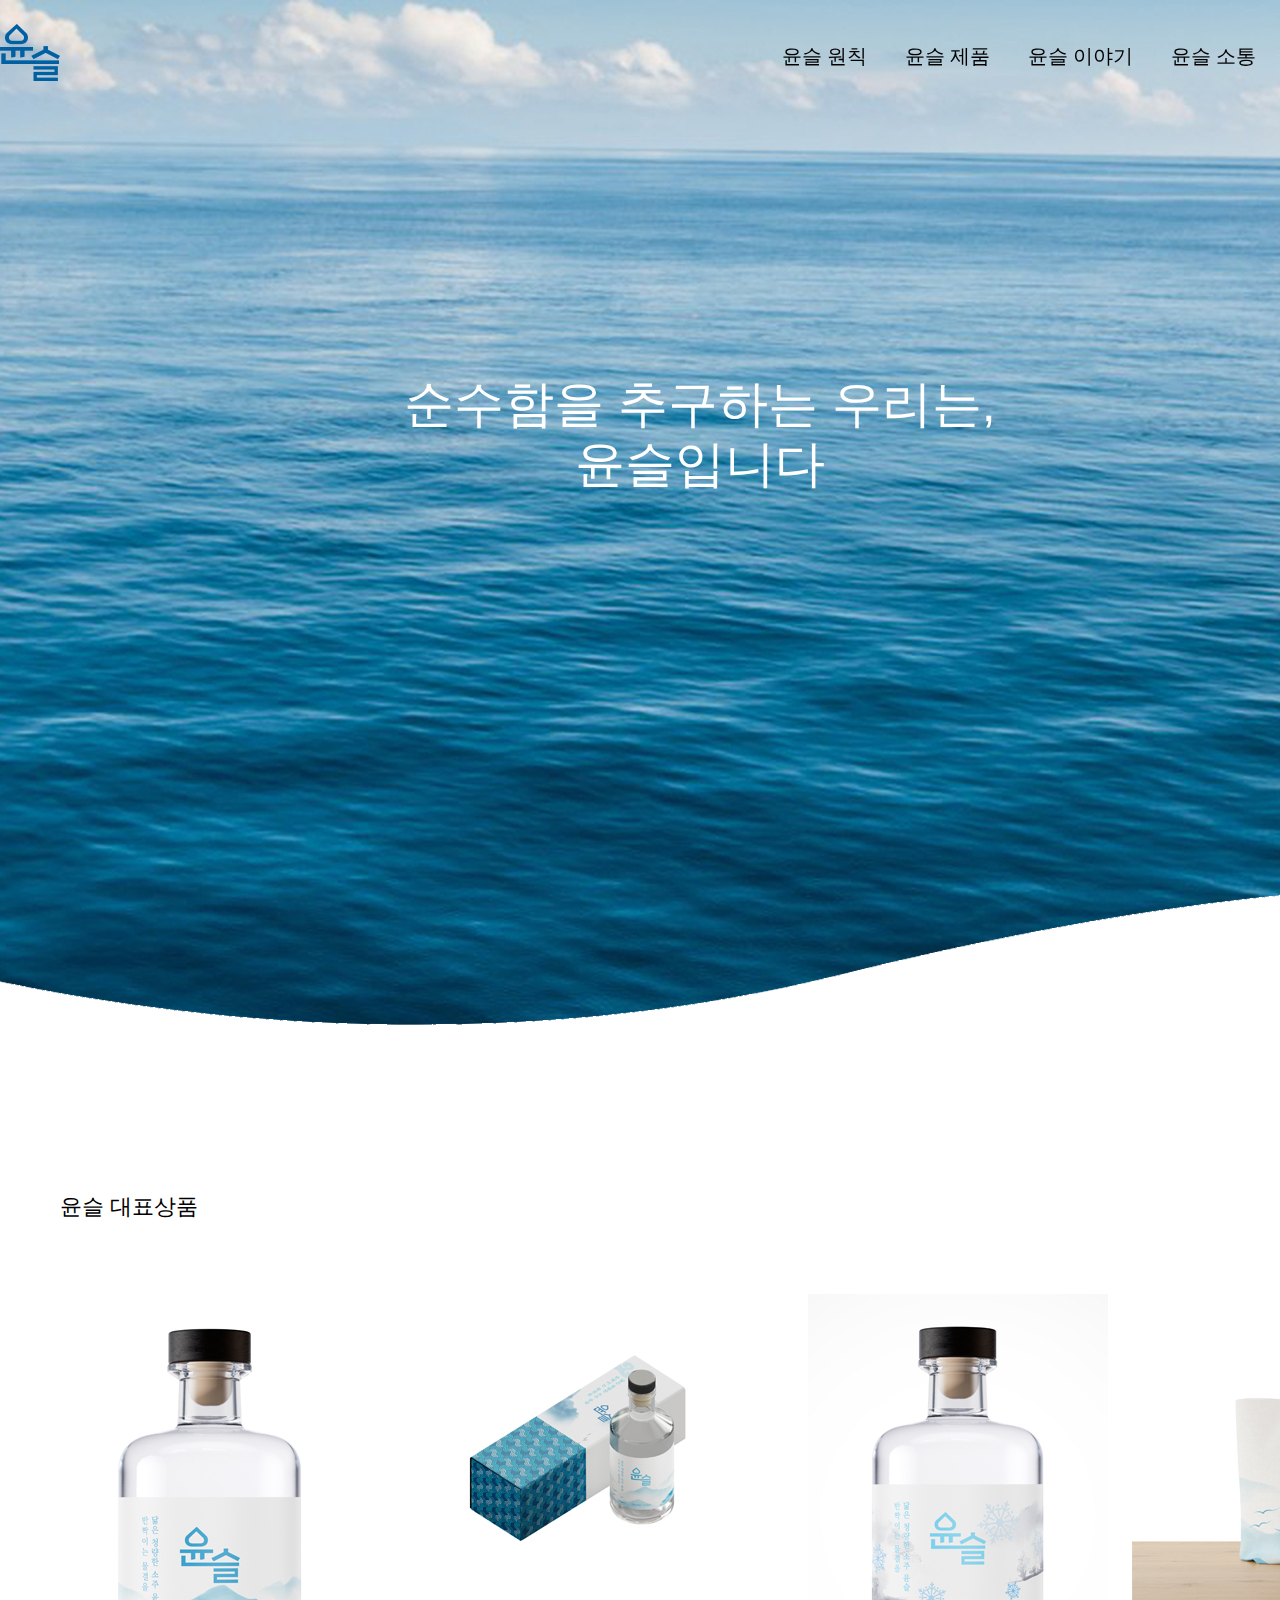
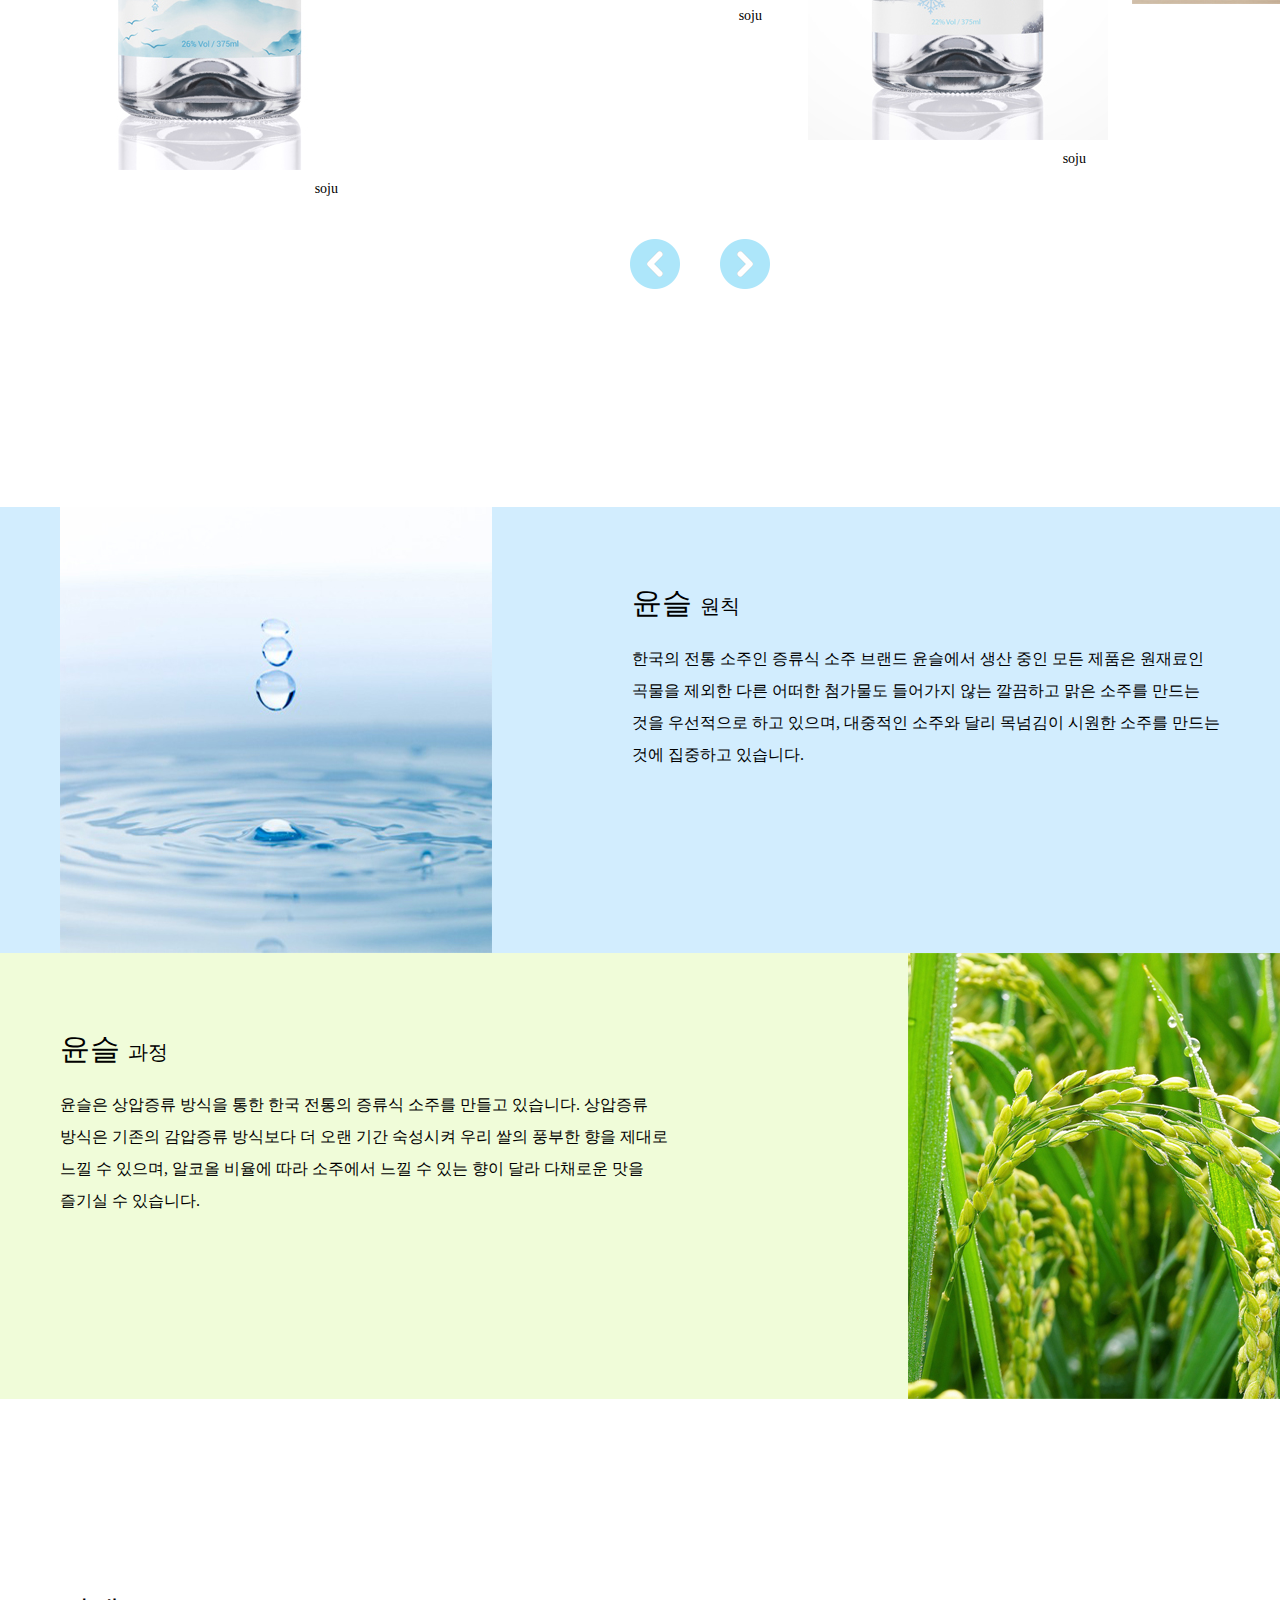
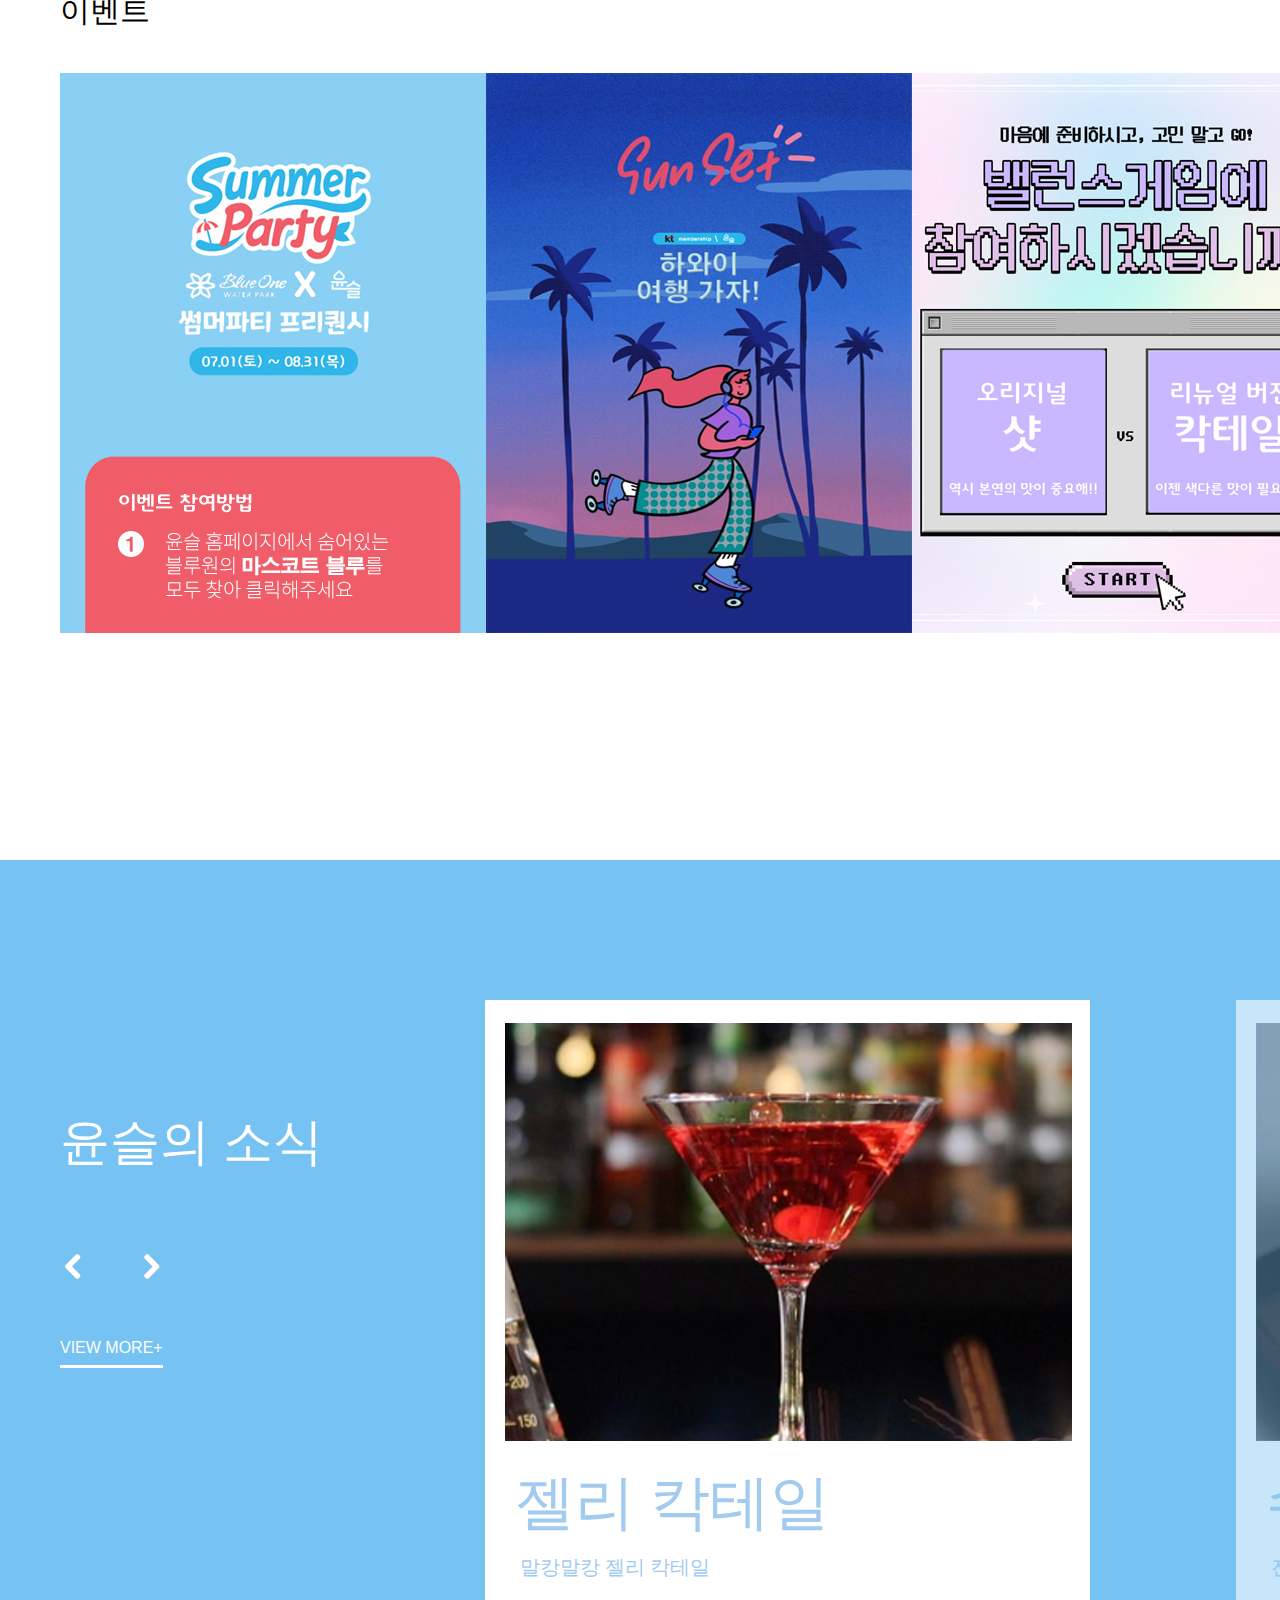
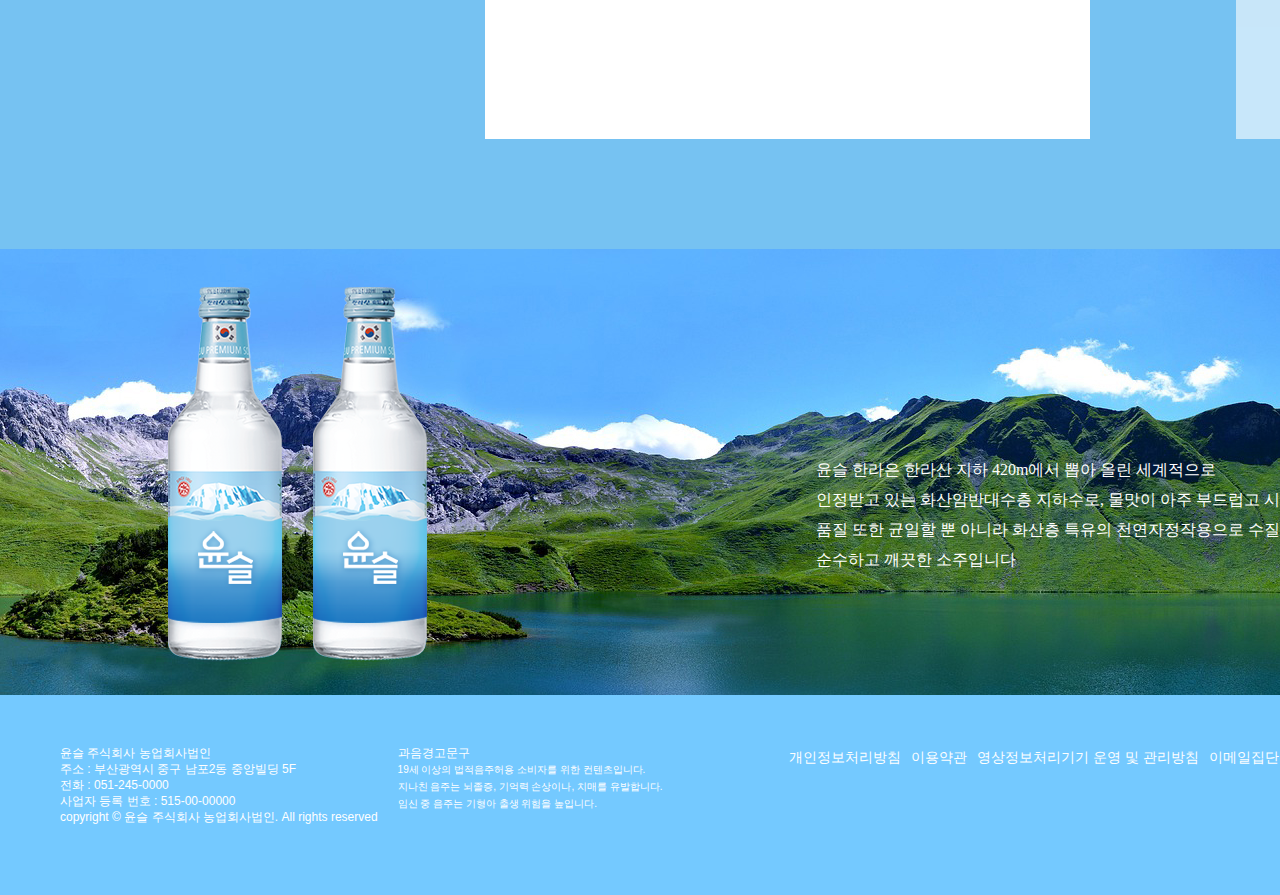
<file: index.html>
<!DOCTYPE html>
<html lang="ko">
<head>
    <meta charset="UTF-8">
    <meta http-equiv="X-UA-Compatible" content="IE=edge">
    <meta name="viewport" content="width=1400">
    <title>윤슬</title>
    <link rel="icon" type="image/png" sizes="32x32" href="images/favicon.png">
    <link rel="stylesheet" href="css/style.css">
</head>
<body>
    <div id="header_wrap">
        <img src="images/new_header.png" alt="header_bacground">
        <p>순수함을 추구하는 우리는,<br>
            윤슬입니다</p>
        <div class="header">
            <div class="top">
                <h1><a href="index.html"><img src="images/logo.png" alt="윤슬logo"></a></h1>
                <ul class="gnb">
                    <li>
                        <a href="brand.html">윤슬 원칙</a>
                        <div class="sub_wrap">
                            <div class="sub">
                                <div class="sub_inner">
                                    <ul>
                                        <li><a href="javascript:return flase">회사소개</a></li>
                                        <li><a href="javascript:return flase">BI</a></li>
                                    </ul>
                                </div>
                            </div>
                        </div>
                    </li>
                    <li>
                        <a href="product.html">윤슬 제품</a>
                        <div class="sub_wrap">
                            <div class="sub">
                                <div class="sub_inner">
                                    <ul>
                                        <li><a href="javascript:return flase">DRINK</a></li>
                                        <li><a href="javascript:return flase">ACC</a></li>
                                    </ul>
                                </div>
                            </div>
                        </div>
                    </li>
                    <li>
                        <a href="story.html">윤슬 이야기</a>
                        <div class="sub_wrap">
                            <div class="sub">
                                <div class="sub_inner">
                                    <ul>
                                        <li><a href="javascript:return flase">NEWS & EVENT</a></li>
                                    </ul>
                                </div>
                            </div>
                        </div>
                    </li>
                    <li>
                        <a href="notice.html">윤슬 소통</a>
                        <div class="sub_wrap">
                            <div class="sub">
                                <div class="sub_inner">
                                    <ul>
                                        <li><a href="javascript:return flase">공지사항</a></li>
                                        <li><a href="javascript:return flase">매장</a></li>
                                        <li><a href="javascript:return flase">Contact Us</a></li>
                                    </ul>
                                </div>
                            </div>
                        </div>
                    </li>
                </ul>
            </div>
        </div>
    </div>
    <div id="product_wrap">
        <div class="product">
            <div class="left_btn1"><img src="images/left_arrow.png" alt="" class="left_btn"></div>
            <div class="right_bnt1"><img src="images/right_arrow.png" alt="" class="right_btn"></div>
            <p>윤슬 대표상품</p>
            <ul>
                <li>
                    <a href="javascript:return flase"><img src="images/summer2.jpg" alt=""></a>
                    <p>soju</p>
                </li>
                <li>
                    <a href="javascript:return flase"><img src="images/bottle_box1.jpg" alt=""></a>
                    <p>soju</p>
                </li>
                <li>
                    <a href="javascript:return flase"><img src="images/winter2.jpg" alt=""></a>
                    <p>soju</p>
                </li>
                <li>
                    <a href="javascript:return flase"><img src="images/eco_bag1.jpg" alt=""></a>
                    <p>eco bag</p>
                </li>
                <li>
                    <a href="javascript:return flase"><img src="images/mug1.jpg" alt=""></a>
                    <p>mug</p>
                </li>
            </ul>
        </div>
    </div>
    <div id="brand">
        <div class="brand1">
            <div class="brand1_inner">
                <img src="images/water_1.jpg" alt="water_1">
                <div>
                    <p>윤슬 <span>원칙</span></p>
                    <p>한국의 전통 소주인 증류식 소주 브랜드 윤슬에서 생산 중인 모든 제품은 원재료인<br>
                        곡물을 제외한 다른 어떠한 첨가물도 들어가지 않는 깔끔하고 맑은 소주를 만드는<br>
                        것을 우선적으로 하고 있으며, 대중적인 소주와 달리 목넘김이 시원한 소주를 만드는<br>
                        것에 집중하고 있습니다.</p>
                </div>
            </div>
        </div>
        <div class="brand2">
            <div class="brand2_inner">
                <div>
                    <p>윤슬 <span>과정</span></p>
                    <p>윤슬은 상압증류 방식을 통한 한국 전통의 증류식 소주를 만들고 있습니다. 상압증류<br>
                        방식은 기존의 감압증류 방식보다 더 오랜 기간 숙성시켜 우리 쌀의 풍부한 향을 제대로<br>
                        느낄 수 있으며, 알코올 비율에 따라 소주에서 느낄 수 있는 향이 달라 다채로운 맛을<br>
                        즐기실 수 있습니다.</p>
                </div>
                <img src="images/rice.jpg" alt="rice">
            </div>
        </div>
    </div>
    <div id="event">
        <p>이벤트</p>
        <ul>
            <li>
                <a href="javascript:return flase">
                    <div class="event_img">
                        <img src="images/event1.jpg" alt="">
                    </div>
                    <div class="event_text1">
                        <p>윤슬 이벤트1</p>
                        <p>윤슬 썸머파티 프리퀀시</p>
                    </div>
                    <div class="event_text2">
                        <p>이벤트 참여하기</p>
                    </div>
                </a>
            </li>
            <li>
                <a href="javascript:return flase">
                    <div class="event_img">
                        <img src="images/event2.jpg" alt="">
                    </div>
                    <div class="event_text1">
                        <p>윤슬 이벤트2</p>
                        <p>올해는 해외여행 가자!!</p>
                    </div>
                    <div class="event_text2">
                        <p>이벤트 참여하기</p>
                    </div>
                </a>
            </li>
            <li>
                <a href="javascript:return flase">
                    <div class="event_img">
                        <img src="images/event3.jpg" alt="">
                    </div>
                    <div class="event_text1">
                        <p>윤슬 이벤트3</p>
                        <p>두근두근 밸런스게임</p>
                    </div>
                    <div class="event_text2">
                        <p>이벤트 참여하기</p>
                    </div>
                </a>
            </li>
        </ul>
    </div>
    <div id="news_wrap">
        <div class="news">
            <p>윤슬의 소식</p>
            <div>
                <div class="left_btn2"><img src="images/left_btn2.png" alt=""></div>
                <div class="right_btn2"><img src="images/right_btn2.png" alt=""></div>
            </div>
                <a href="" class="view_more">VIEW MORE+</a>
            <div class="slide">
                <div class="slide1">
                    <div class="box1">
                        <a href="javascript:return flase">
                            <div>
                                <img src="images/story_img1.jpg" alt="">
                            </div>
                            <p>젤리 칵테일</p>
                            <p>말캉말캉 젤리 칵테일</p>
                        </a>
                    </div>
                    <div class="box2">
                        <a href="javascript:return flase">
                            <div>
                                <img src="images/story_img.jpg" alt="">
                            </div>
                            <p>수정과</p>
                            <p>전통 음료 수정과를 칵테일로 표현한 '코리안 스윗 드림'</p>
                        </a>
                    </div>
                </div>
                <div class="slide2">
                    <div class="box1">
                        <a href="javascript:return flase">
                            <div>
                                <img src="images/story_img.jpg" alt="">
                            </div>
                            <p>수정과</p>
                            <p>전통 음료 수정과를 칵테일로 표현한 '코리안 스윗 드림'</p>
                        </a>
                    </div>
                    <div class="box2">
                        <a href="javascript:return flase">
                            <div>
                                <img src="images/story_img1.jpg" alt="">
                            </div>
                            <p>젤리 칵테일</p>
                            <p>말캉말캉 젤리 칵테일</p>
                        </a>
                    </div>
                </div>
            </div>
        </div>
    </div>
    <div id="banner">
        <img src="images/banner.jpg" alt="">
        <img src="images/bottle.png" alt="">
        <img src="images/bottle.png" alt="">
        <p>윤슬 한라은  한라산 지하 420m에서 뽑아 올린 세계적으로<br>
            인정받고 있는 화산암반대수층 지하수로, 물맛이 아주 부드럽고 시원하며<br>
            품질 또한 균일할 뿐 아니라 화산층 특유의 천연자정작용으로 수질이 매우<br>
            순수하고 깨끗한 소주입니다</p>
    </div>
    <div id="footer_wrap">
        <div class="footer">
            <p>윤슬 주식회사 농업회사법인<br>
                주소 : 부산광역시 중구 남포2동 중앙빌딩 5F<br>
                전화 : 051-245-0000<br>
                사업자 등록 번호 : 515-00-00000<br>
                copyright &copy; 윤슬 주식회사 농업회사법인. All rights reserved
             </p>
             <p>과음경고문구<br>
                <span>19세 이상의 법적음주허용 소비자를 위한 컨텐츠입니다.<br>
                      지나친 음주는 뇌졸증, 기억력 손상이나, 치매를 유발합니다.<br>
                      임신 중 음주는 기형아 출생 위험을 높입니다.
                </span>
             </p>
             <ul>
                 <li><a href="#">개인정보처리방침</a></li>
                 <li><a href="#">이용약관</a></li>
                 <li><a href="#">영상정보처리기기 운영 및 관리방침</a></li>
                 <li><a href="#">이메일집단수집거부</a></li>
             </ul>
        </div>
    </div>
    <!-- javascript -->
    <script src="js/jquery-3.6.4.min.js"></script>
    <script src="js/script.js"></script>
</body>
</html>
</file>
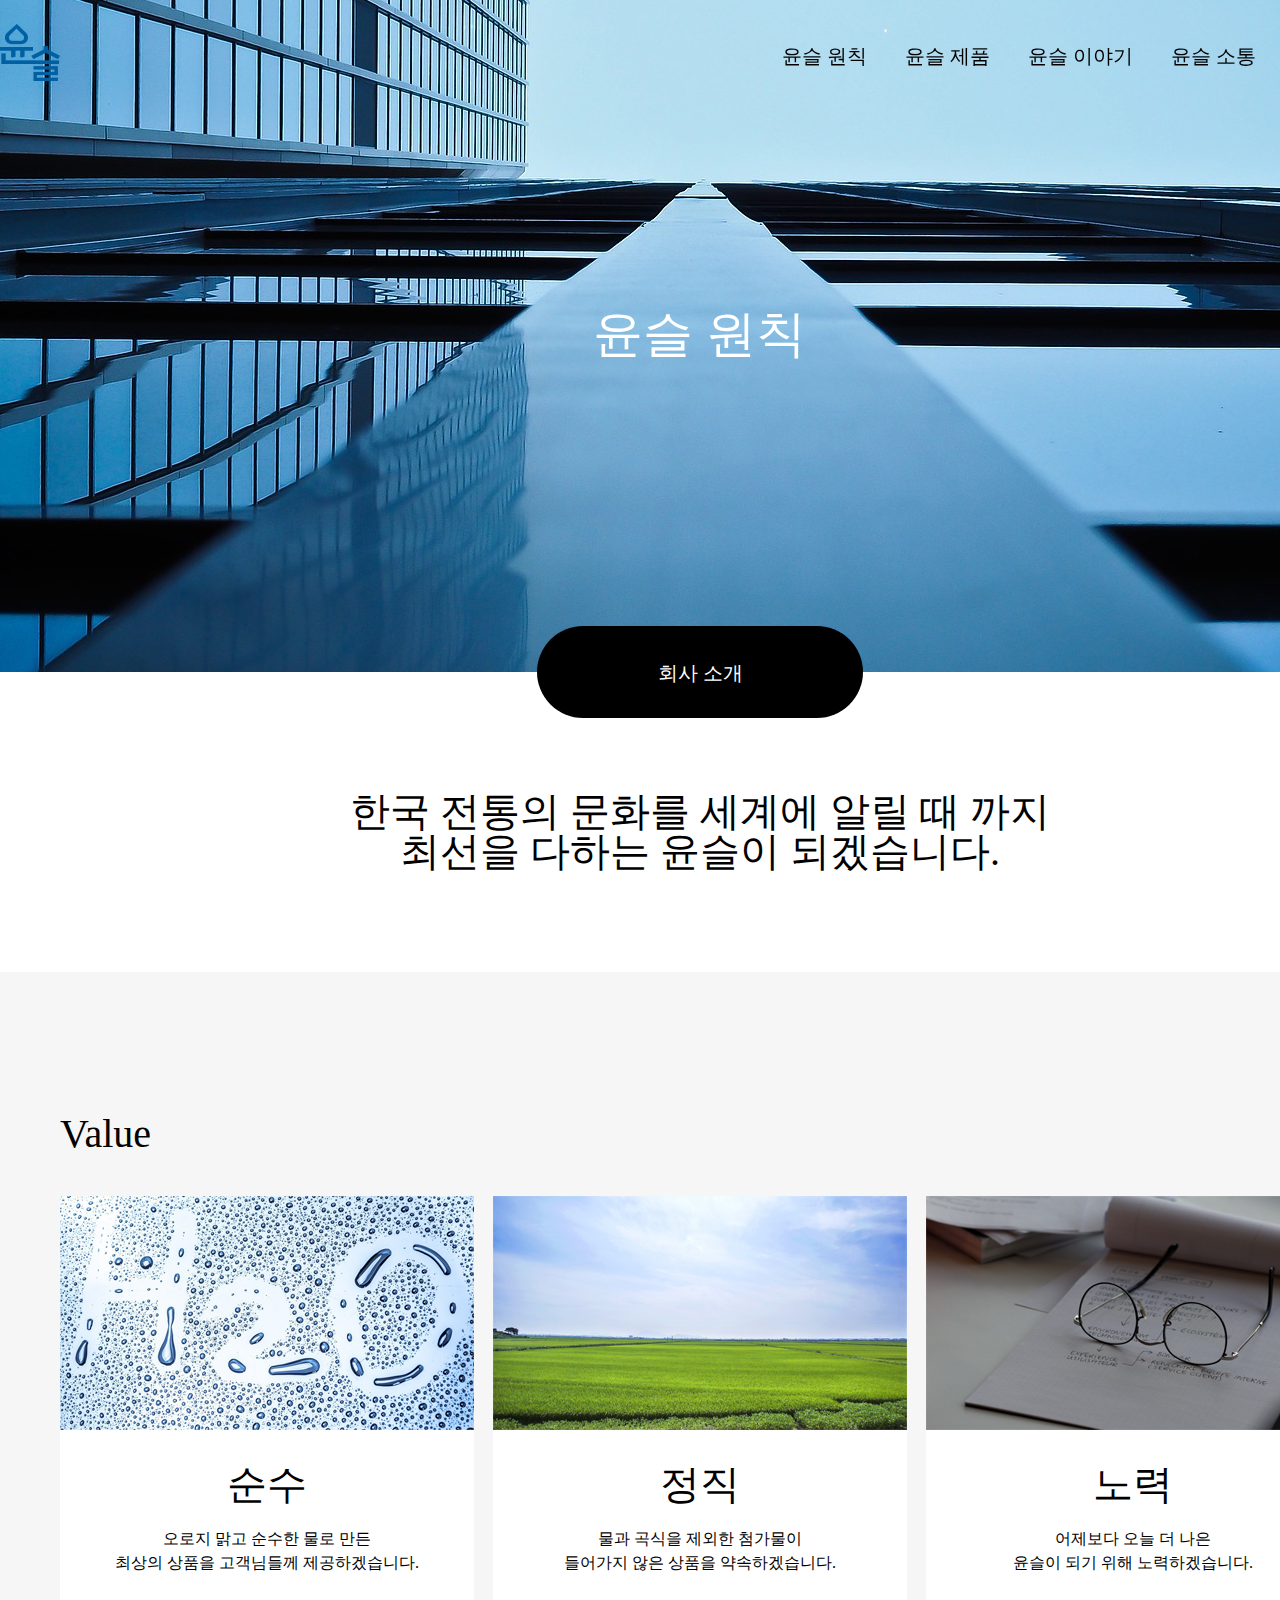
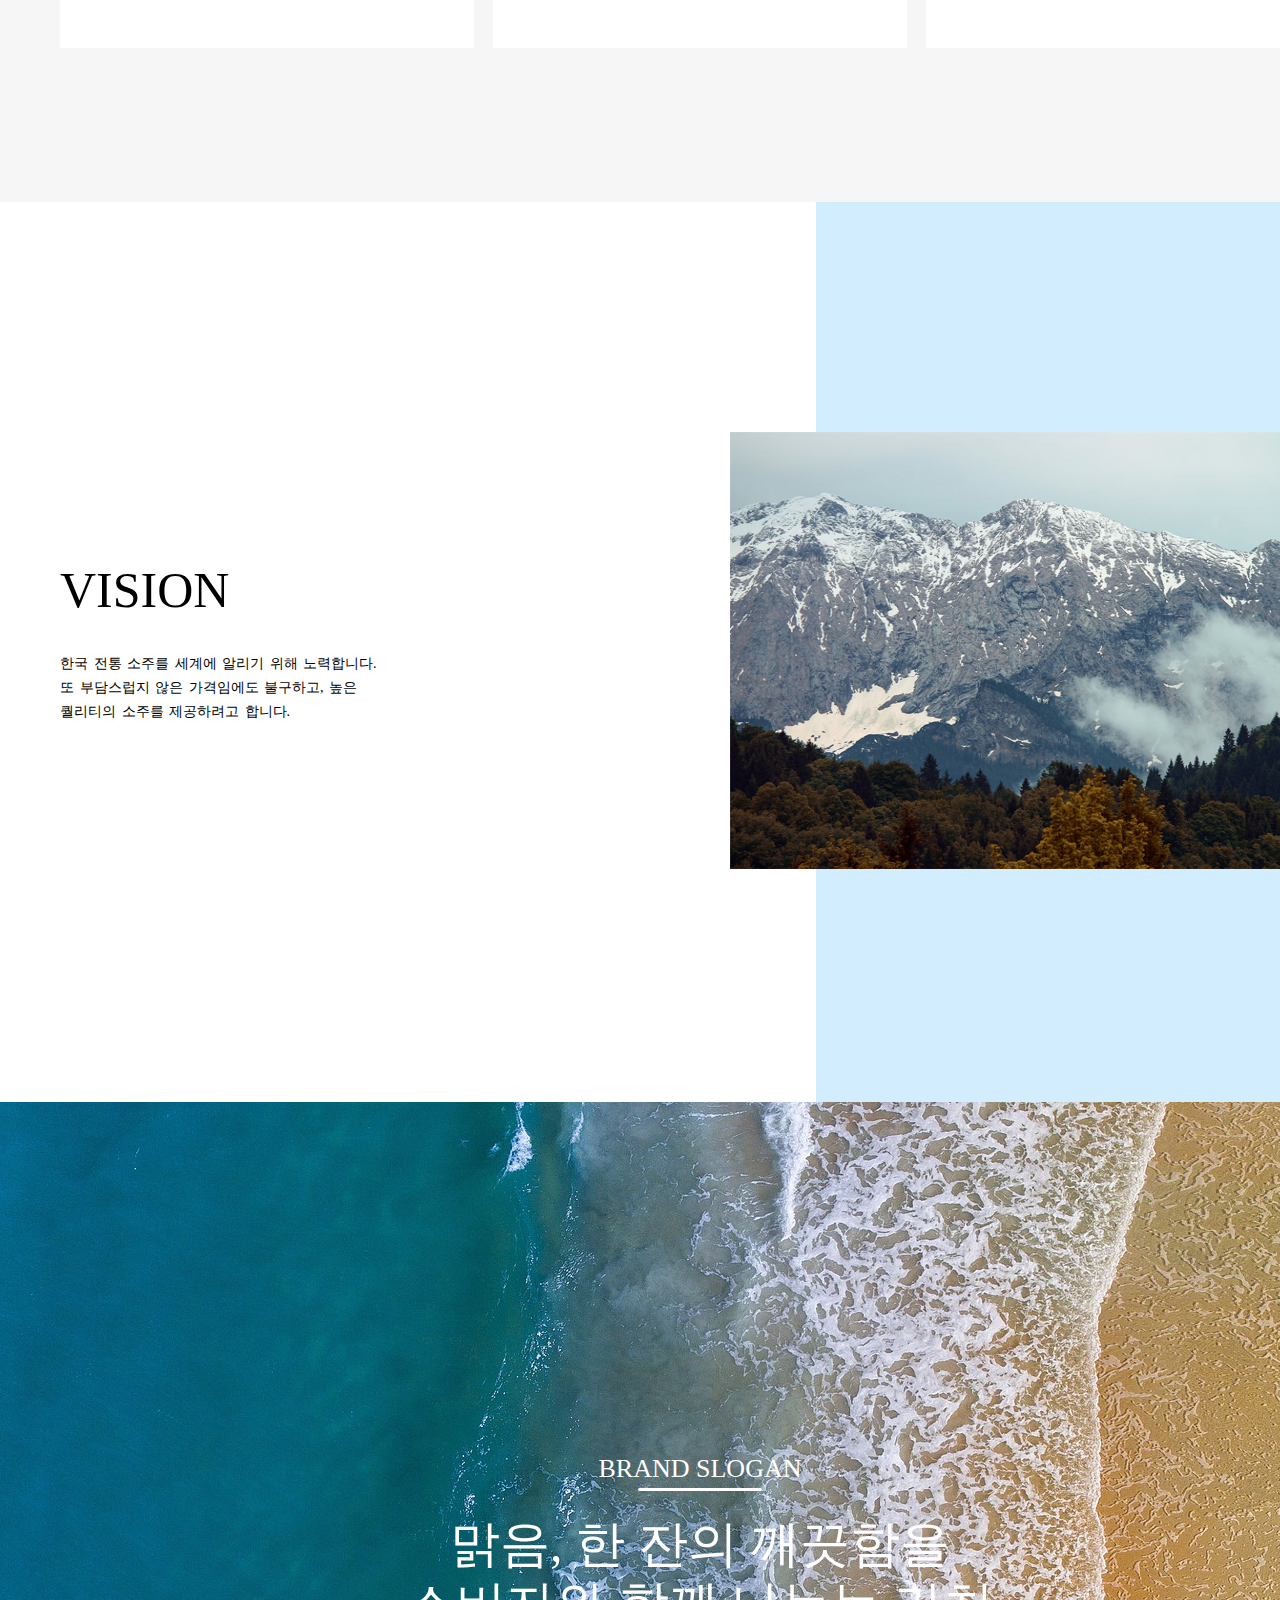
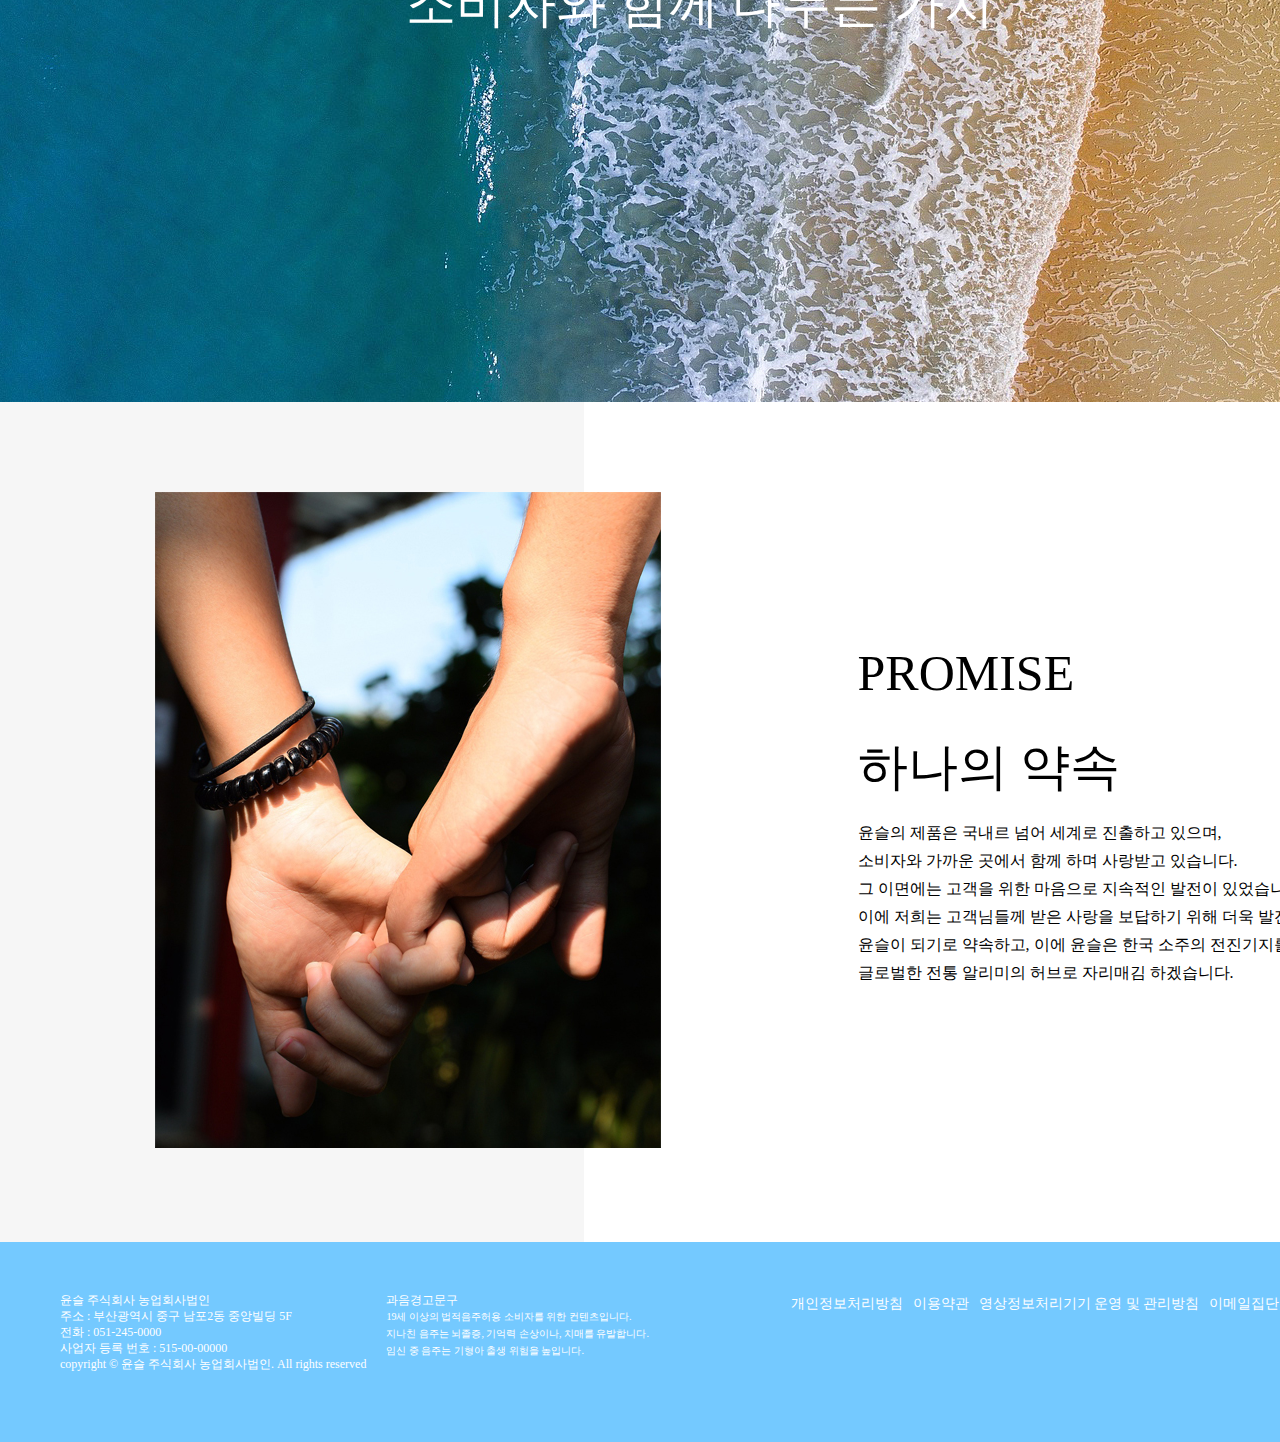
<file: brand.html>
<!DOCTYPE html>
<html lang="ko">
<head>
    <meta charset="UTF-8">
    <meta http-equiv="X-UA-Compatible" content="IE=edge">
    <meta name="viewport" content="width=1400">
    <title>윤슬</title>
    <link rel="icon" type="image/png" sizes="32x32" href="images/favicon.png">
    <link rel="stylesheet" href="css/brand.css">
</head>
<body>
    <div id="header_wrap">
        <img src="images/brand_header.jpg" alt="header_bacground">
        <p>윤슬 원칙</p>
        <div class="header">
            <div class="top">
                <h1><a href="index.html"><img src="images/logo.png" alt="윤슬logo"></a></h1>
                <ul class="gnb">
                    <li>
                        <a href="brand.html">윤슬 원칙</a>
                        <div class="sub_wrap">
                            <div class="sub">
                                <div class="sub_inner">
                                    <ul>
                                        <li><a href="javascript:return flase">회사소개</a></li>
                                        <li><a href="javascript:return flase">BI</a></li>
                                    </ul>
                                </div>
                            </div>
                        </div>
                    </li>
                    <li>
                        <a href="product.html">윤슬 제품</a>
                        <div class="sub_wrap">
                            <div class="sub">
                                <div class="sub_inner">
                                    <ul>
                                        <li><a href="javascript:return flase">DRINK</a></li>
                                        <li><a href="javascript:return flase">ACC</a></li>
                                    </ul>
                                </div>
                            </div>
                        </div>
                    </li>
                    <li>
                        <a href="story.html">윤슬 이야기</a>
                        <div class="sub_wrap">
                            <div class="sub">
                                <div class="sub_inner">
                                    <ul>
                                        <li><a href="javascript:return flase">NEWS & EVENT</a></li>
                                    </ul>
                                </div>
                            </div>
                        </div>
                    </li>
                    <li>
                        <a href="notice.html">윤슬 소통</a>
                        <div class="sub_wrap">
                            <div class="sub">
                                <div class="sub_inner">
                                    <ul>
                                        <li><a href="javascript:return flase">공지사항</a></li>
                                        <li><a href="javascript:return flase">매장</a></li>
                                        <li><a href="javascript:return flase">Contact Us</a></li>
                                    </ul>
                                </div>
                            </div>
                        </div>
                    </li>
                </ul>
            </div>
        </div>
    </div>
    <div id="intro">
        <div>
            <p>회사 소개</p>
        </div>
        <p>한국 전통의 문화를 세계에 알릴 때 까지<br>
           최선을 다하는 윤슬이 되겠습니다.</p>
    </div>
    <div id="value_wrap">
        <div class="value">
            <p>Value</p>
            <ul>
                <li>
                    <img src="images/h20.jpg" alt="">
                    <p>순수</p>
                    <p>오로지 맑고 순수한 물로 만든<br>
                    최상의 상품을 고객님들께 제공하겠습니다.</p>
                </li>
                <li>
                    <img src="images/rice_field.jpg" alt="">
                    <p>정직</p>
                    <p>물과 곡식을 제외한 첨가물이<br>
                    들어가지 않은 상품을 약속하겠습니다.</p>
                </li>
                <li>
                    <img src="images/effort.jpg" alt="">
                    <p>노력</p>
                    <p>어제보다 오늘 더 나은<br>
                    윤슬이 되기 위해 노력하겠습니다.</p>
                </li>
            </ul>
        </div>
    </div>
    <div id="vision_wrap">
        <div class="vision">
            <div></div>
            <div>
                <p>VISION</p>
                <p>한국 전통 소주를 세계에 알리기 위해 노력합니다.<br>
                   또 부담스럽지 않은 가격임에도 불구하고, 높은<br>
                   퀄리티의 소주를 제공하려고 합니다.</p>
            </div>
            <div>
                <img src="images/vision.jpg" alt="">
            </div>
        </div>
    </div>
    <div id="banner_wrap">
        <div class="banner">
            <img src="images/brand_banner.jpg" alt="">
            <p>BRAND SLOGAN</p>
            <div></div>
            <p>맑음, 한 잔의 깨끗함을<br>
               소비자와 함께 나누는 가치</p>
        </div>
    </div>
    <div id="promise_wrap">
        <div class="promise">
            <div></div>
            <div><img src="images/promise.jpg" alt=""></div>
            <div>
                <p>PROMISE</p>
                <p>하나의 약속</p>
                <p>윤슬의 제품은 국내르 넘어 세계로 진출하고 있으며,<br>
                   소비자와 가까운 곳에서 함께 하며 사랑받고 있습니다.<br>
                   그 이면에는 고객을 위한 마음으로 지속적인 발전이 있었습니다.<br>
                   이에 저희는 고객님들께 받은 사랑을 보답하기 위해 더욱 발전하는<br>
                   윤슬이 되기로 약속하고, 이에 윤슬은 한국 소주의 전진기지를 넘어<br>
                   글로벌한 전통 알리미의 허브로 자리매김 하겠습니다.</p>
            </div>
        </div>
    </div>
    <div id="footer_wrap">
        <div class="footer">
            <p>윤슬 주식회사 농업회사법인<br>
                주소 : 부산광역시 중구 남포2동 중앙빌딩 5F<br>
                전화 : 051-245-0000<br>
                사업자 등록 번호 : 515-00-00000<br>
                copyright &copy; 윤슬 주식회사 농업회사법인. All rights reserved
             </p>
             <p>과음경고문구<br>
                <span>19세 이상의 법적음주허용 소비자를 위한 컨텐츠입니다.<br>
                      지나친 음주는 뇌졸증, 기억력 손상이나, 치매를 유발합니다.<br>
                      임신 중 음주는 기형아 출생 위험을 높입니다.
                </span>
             </p>
             <ul>
                 <li><a href="#">개인정보처리방침</a></li>
                 <li><a href="#">이용약관</a></li>
                 <li><a href="#">영상정보처리기기 운영 및 관리방침</a></li>
                 <li><a href="#">이메일집단수집거부</a></li>
             </ul>
        </div>
    </div>
    <script src="js/jquery-3.6.4.min.js"></script>
    <script src="js/brand.js"></script>
</body>
</html>
</file>
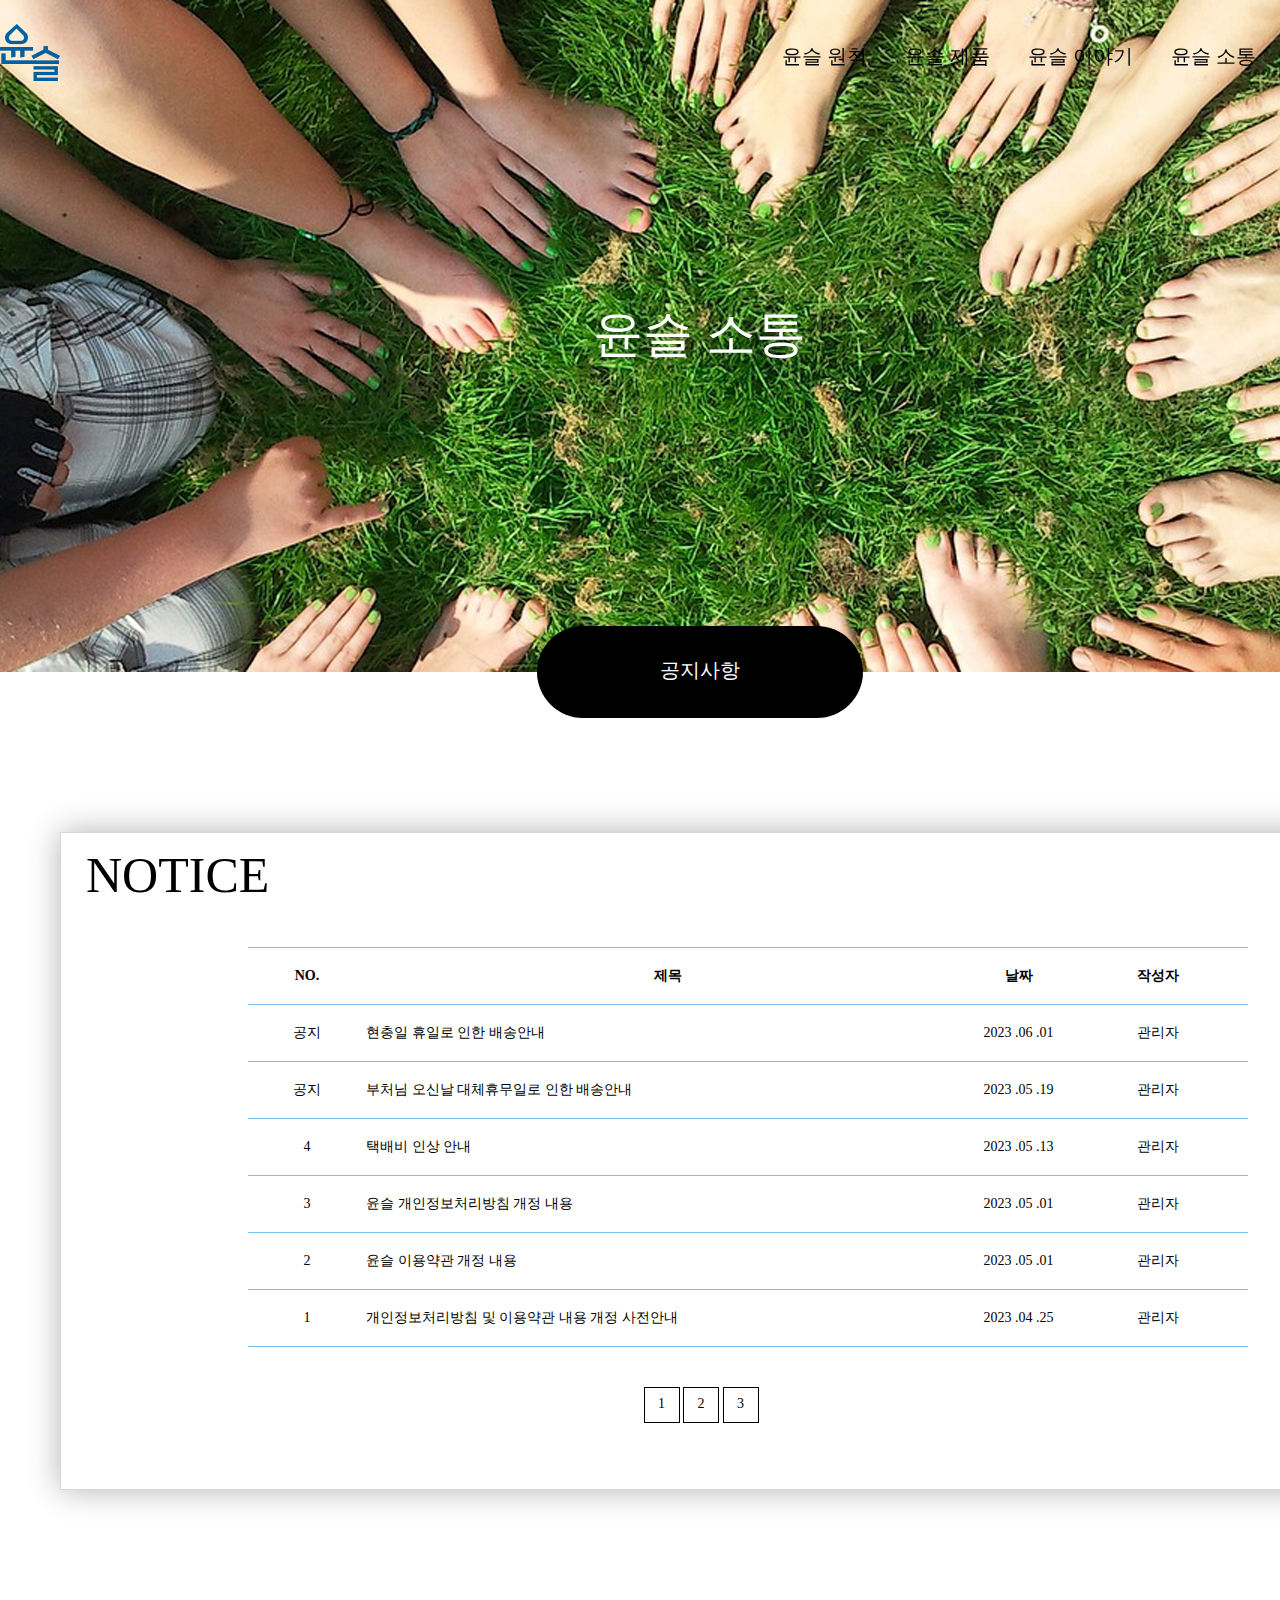
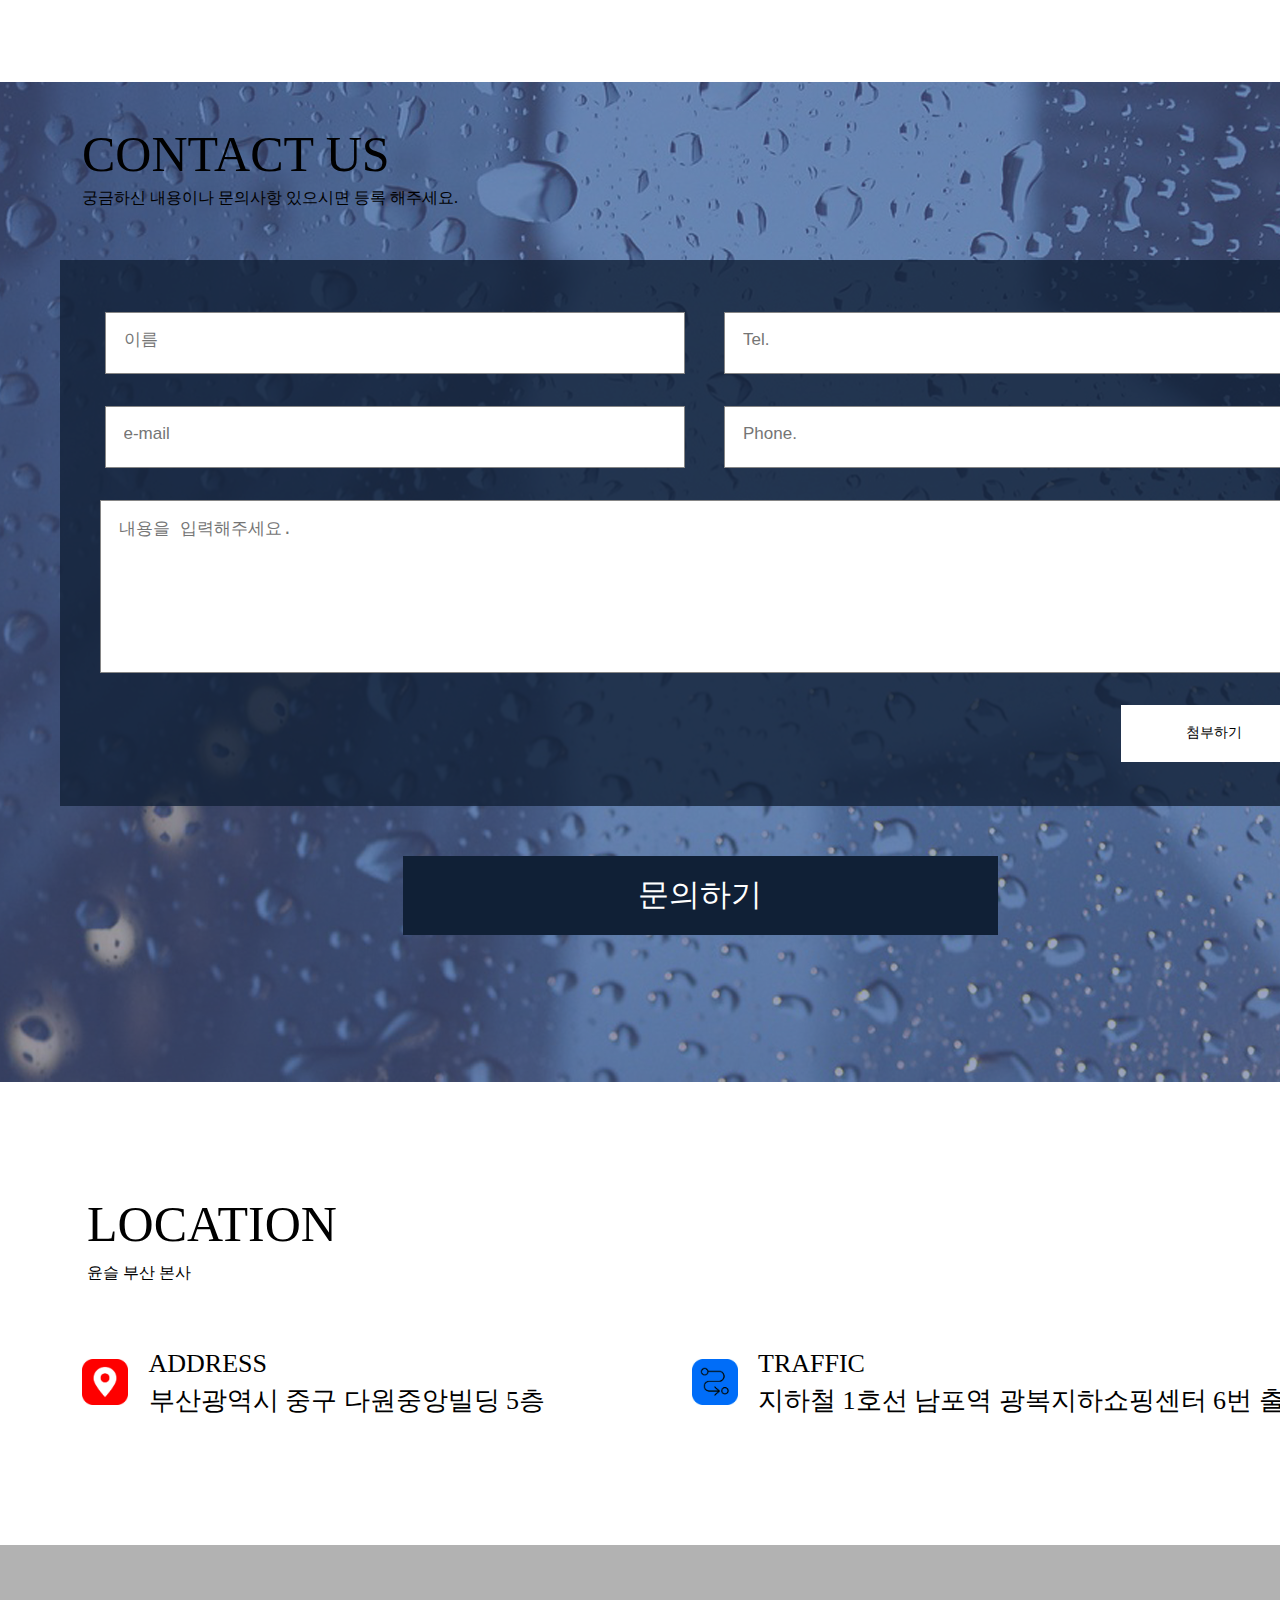
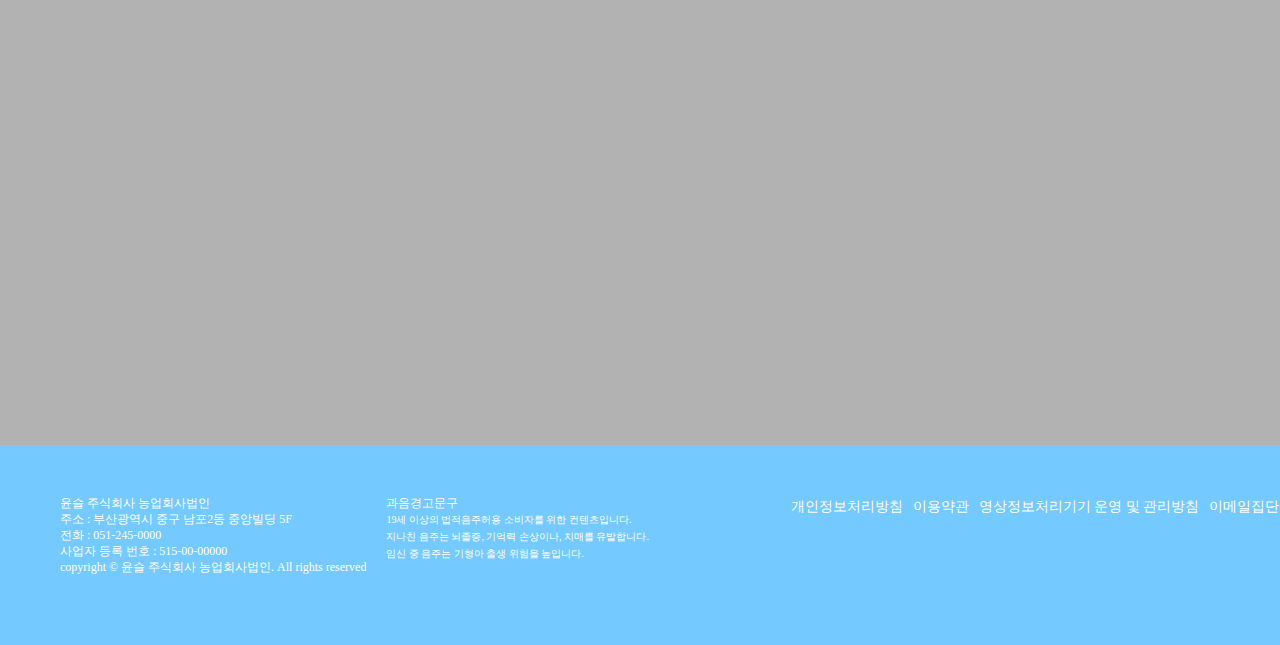
<file: notice.html>
<!DOCTYPE html>
<html lang="ko">
<head>
    <meta charset="UTF-8">
    <meta http-equiv="X-UA-Compatible" content="IE=edge">
    <meta name="viewport" content="width=1400">
    <title>윤슬</title>
    <link rel="icon" type="image/png" sizes="32x32" href="images/favicon.png">
    <link rel="stylesheet" href="css/notice.css">
</head>
<body>
    <div id="header_wrap">
        <img src="images/notice_header.jpg" alt="header_bacground">
        <p>윤슬 소통</p>
        <div class="header">
            <div class="top">
                <h1><a href="index.html"><img src="images/logo.png" alt="윤슬logo"></a></h1>
                <ul class="gnb">
                    <li>
                        <a href="brand.html">윤슬 원칙</a>
                        <div class="sub_wrap">
                            <div class="sub">
                                <div class="sub_inner">
                                    <ul>
                                        <li><a href="javascript:return flase">회사소개</a></li>
                                        <li><a href="javascript:return flase">BI</a></li>
                                    </ul>
                                </div>
                            </div>
                        </div>
                    </li>
                    <li>
                        <a href="product.html">윤슬 제품</a>
                        <div class="sub_wrap">
                            <div class="sub">
                                <div class="sub_inner">
                                    <ul>
                                        <li><a href="javascript:return flase">DRINK</a></li>
                                        <li><a href="javascript:return flase">ACC</a></li>
                                    </ul>
                                </div>
                            </div>
                        </div>
                    </li>
                    <li>
                        <a href="story.html">윤슬 이야기</a>
                        <div class="sub_wrap">
                            <div class="sub">
                                <div class="sub_inner">
                                    <ul>
                                        <li><a href="javascript:return flase">NEWS & EVENT</a></li>
                                    </ul>
                                </div>
                            </div>
                        </div>
                    </li>
                    <li>
                        <a href="notice.html">윤슬 소통</a>
                        <div class="sub_wrap">
                            <div class="sub">
                                <div class="sub_inner">
                                    <ul>
                                        <li><a href="javascript:return flase">공지사항</a></li>
                                        <li><a href="javascript:return flase">Contact Us</a></li>
                                        <li><a href="javascript:return flase">본사 위치</a></li>
                                    </ul>
                                </div>
                            </div>
                        </div>
                    </li>
                </ul>
            </div>
        </div>
    </div>
    <div id="notice_wrap">
        <div class="notice">
            <div class="intro">
                <p>공지사항</p>
            </div>
            <div class="notice_inner">
                <p>NOTICE</p>
                <table>
                    <colgroup>
                        <col width="118px">
                        <col width="604px">
                        <col width="97px">
                        <col width="181px">
                    </colgroup>
                    <thead>
                        <tr>
                            <th>NO.</th>
                            <th>제목</th>
                            <th>날짜</th>
                            <th>작성자</th>
                        </tr>
                    </thead>
                    <tbody>
                        <tr>
                            <td>공지</td>
                            <td><a href="javascript:return false">현충일 휴일로 인한 배송안내</td>
                            <td>2023 .06 .01</td>
                            <td>관리자</td>
                        </tr>
                        <tr>
                            <td>공지</td>
                            <td><a href="javascript:return false">부처님 오신날 대체휴무일로 인한 배송안내</a></td>
                            <td>2023 .05 .19</td>
                            <td>관리자</td>
                        </tr>
                        <tr>
                            <td>4</td>
                            <td><a href="javascript:return false">택배비 인상 안내</a></td>
                            <td>2023 .05 .13</td>
                            <td>관리자</td>
                        </tr>
                        <tr>
                            <td>3</td>
                            <td><a href="javascript:return false">윤슬 개인정보처리방침 개정 내용</a></td>
                            <td>2023 .05 .01</td>
                            <td>관리자</td>
                        </tr>
                        <tr>
                            <td>2</td>
                            <td><a href="javascript:return false">윤슬 이용약관 개정 내용</a></td>
                            <td>2023 .05 .01</td>
                            <td>관리자</td>
                        </tr>
                        <tr>
                            <td>1</td>
                            <td><a href="javascript:return false">개인정보처리방침 및 이용약관 내용 개정 사전안내</a></td>
                            <td>2023 .04 .25</td>
                            <td>관리자</td>
                        </tr>
                    </tbody>
                </table>
                <div class="left">
                    <a href="javascript:return false">
                        <p>1</p>
                    </a>
                </div>
                <div class="number">
                    <a href="javascript:return false">
                        <p>2</p>
                    </a>
                </div>
                <div class="right">
                    <a href="javascript:return false">
                        <p>3</p>
                    </a>
                </div>
            </div>
        </div>
    </div>
    <div id="contact">
        <img src="images/notice_contact.jpg" alt="">
        <div class="contact_back"></div>
        <div class="contact_inner">
            <p>CONTACT US</p>
            <p>궁금하신 내용이나 문의사항 있으시면 등록 해주세요.</p>
            <div class="message">
                <div class="name">
                    <form action="">
                        <input type="text" placeholder="이름">
                    </form>
                </div>
                <div class="tel">
                    <form action="">
                        <input type="tel" placeholder="Tel.">
                    </form>
                </div>
                <div class="e_mail">
                    <form action="">
                        <input type="email" placeholder="e-mail">
                    </form>
                </div>
                <div class="phone">
                    <form action="">
                        <input type="tel" placeholder="Phone.">
                    </form>
                </div>
                <div class="text">
                    <form action="">
                        <textarea col="1200" row="350" placeholder="내용을 입력해주세요."></textarea>
                    </form>
                </div>
                <div class="file">
                    <a href="javascript:return false">
                        첨부하기
                    </a>
                </div>
            </div>
            <div class="submit">
                <a href="javascript:return false">
                    문의하기
                </a>
            </div>
        </div>
    </div>
    <div id="location_wrap">
        <div class="location">
            <p>LOCATION</p>
            <p>윤슬 부산 본사</p>
            <div class="address">
                <img src="images/address_icon.jpg" alt="">
                <p>ADDRESS<br>
                   부산광역시 중구 다원중앙빌딩 5층</p>
            </div>
            <div class="traffic">
                <img src="images/traffic_icon.jpg" alt="">
                <p>TRAFFIC<br>
                   지하철 1호선 남포역 광복지하쇼핑센터 6번 출구</p>
            </div>
        </div>
        <div class="location_back"></div>
        <iframe src="https://www.google.com/maps/embed?pb=!1m18!1m12!1m3!1d3264.27061081058!2d129.0344234763988!3d35.0999530616851!2m3!1f0!2f0!3f0!3m2!1i1024!2i768!4f13.1!3m3!1m2!1s0x3568e9cb98007c4d%3A0xc41543dbde45b847!2z64uk7JuQ7KSR7JWZ7YOA7JuM!5e0!3m2!1sko!2skr!4v1685679257792!5m2!1sko!2skr" width="1920" height="500" style="border:0;" allowfullscreen="" loading="lazy" referrerpolicy="no-referrer-when-downgrade" class="map"></iframe>
    </div>
    <div id="footer_wrap">
        <div class="footer">
            <p>윤슬 주식회사 농업회사법인<br>
                주소 : 부산광역시 중구 남포2동 중앙빌딩 5F<br>
                전화 : 051-245-0000<br>
                사업자 등록 번호 : 515-00-00000<br>
                copyright &copy; 윤슬 주식회사 농업회사법인. All rights reserved
             </p>
             <p>과음경고문구<br>
                <span>19세 이상의 법적음주허용 소비자를 위한 컨텐츠입니다.<br>
                      지나친 음주는 뇌졸증, 기억력 손상이나, 치매를 유발합니다.<br>
                      임신 중 음주는 기형아 출생 위험을 높입니다.
                </span>
             </p>
             <ul>
                 <li><a href="#">개인정보처리방침</a></li>
                 <li><a href="#">이용약관</a></li>
                 <li><a href="#">영상정보처리기기 운영 및 관리방침</a></li>
                 <li><a href="#">이메일집단수집거부</a></li>
             </ul>
        </div>
    </div>
    <!-- javascript -->
    <script src="js/jquery-3.6.4.min.js"></script>
    <script src="js/notice.js"></script>
</body>
</html>
</file>
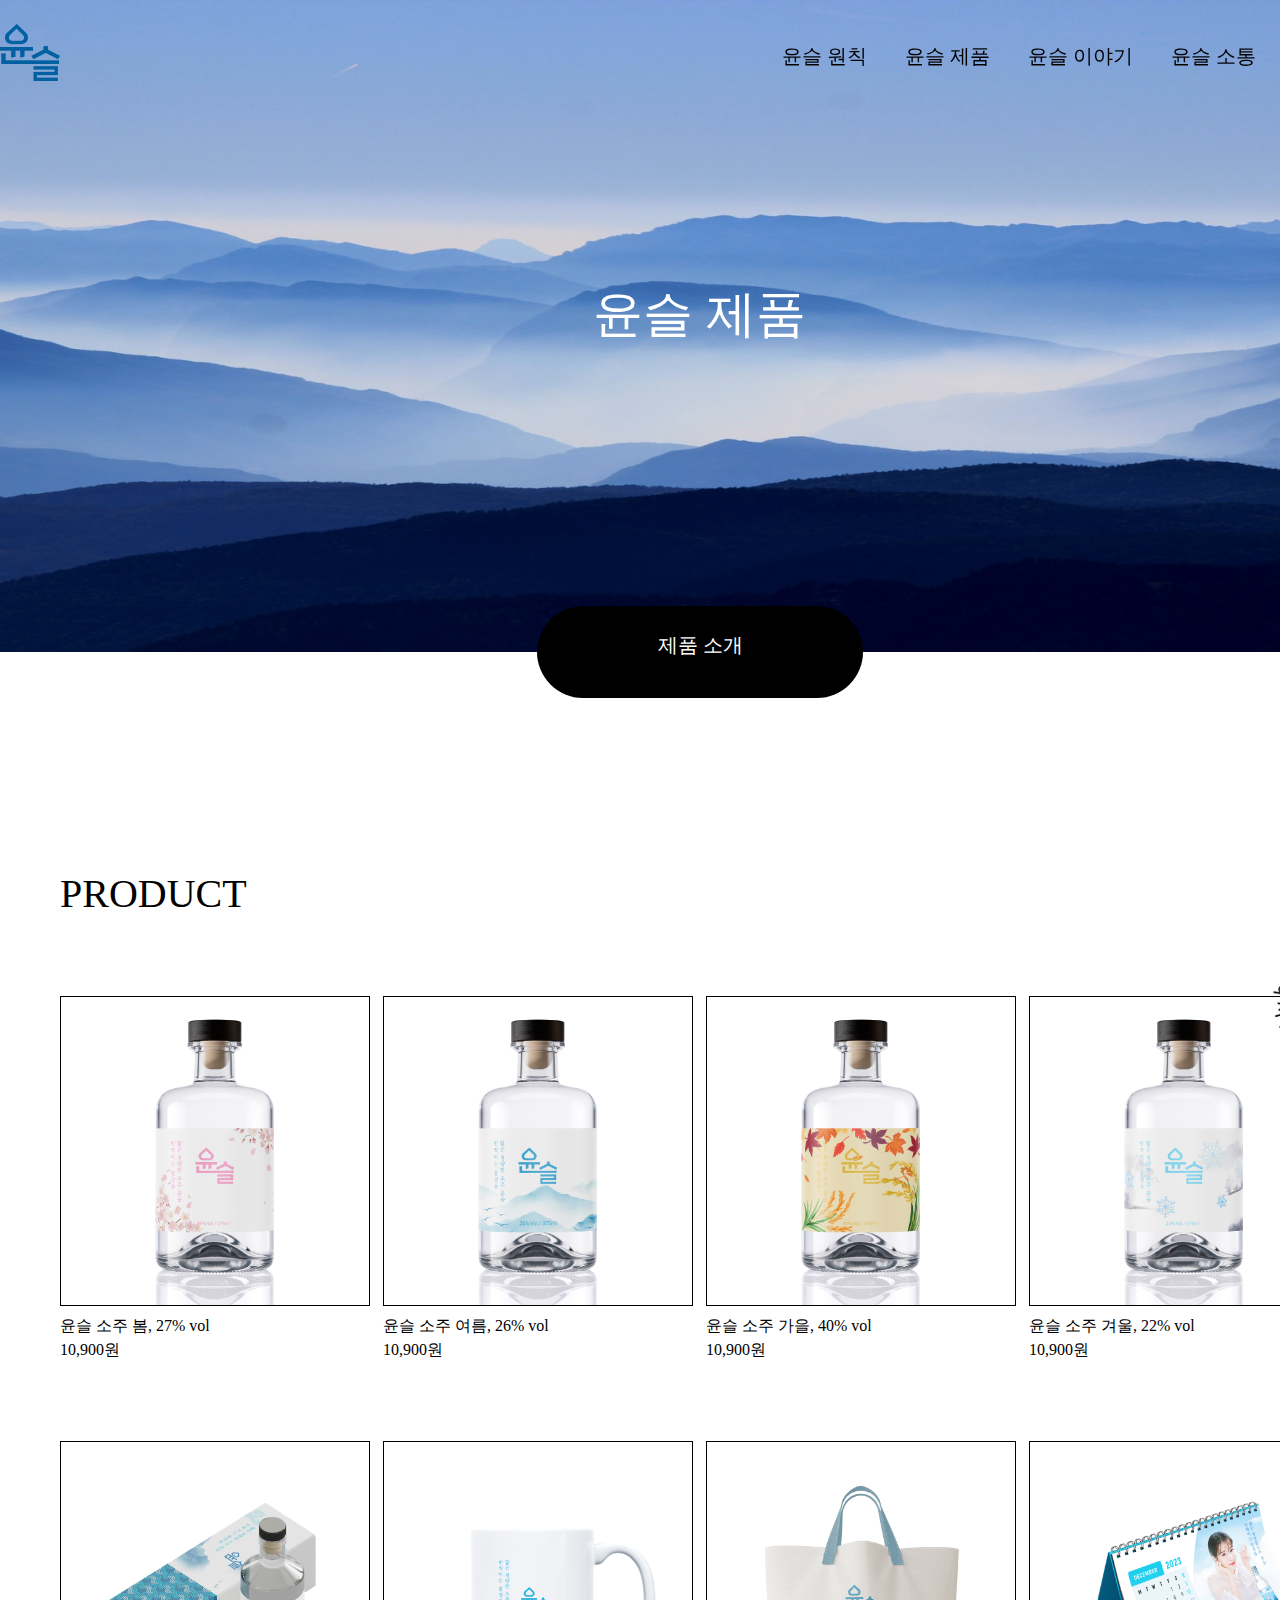
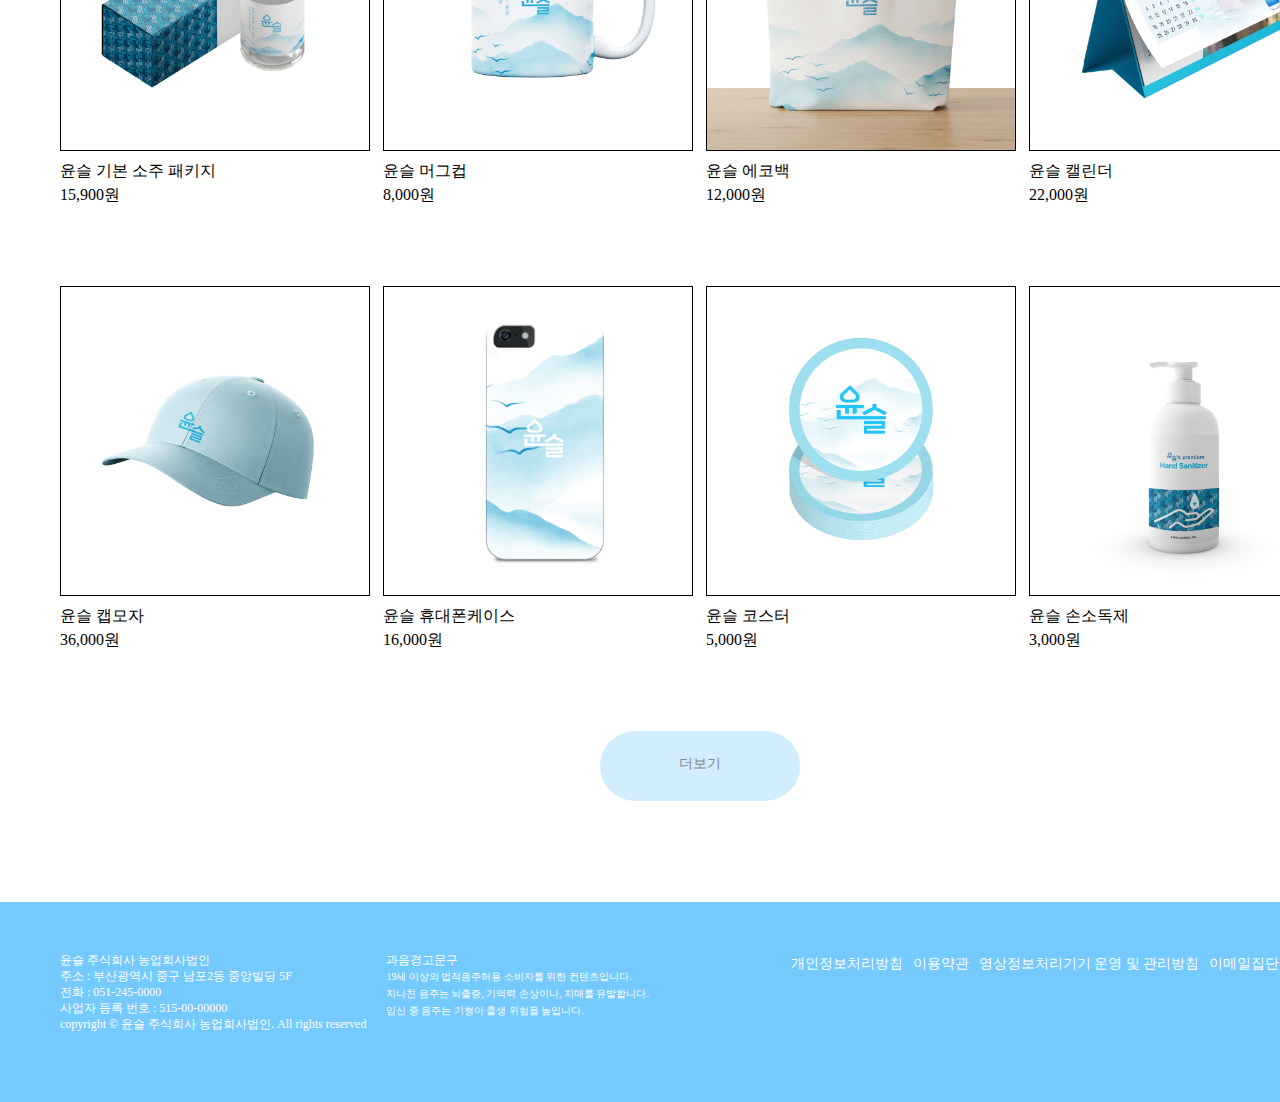
<file: product.html>
<!DOCTYPE html>
<html lang="ko">
<head>
    <meta charset="UTF-8">
    <meta http-equiv="X-UA-Compatible" content="IE=edge">
    <meta name="viewport" content="width=1400">
    <title>윤슬</title>
    <link rel="icon" type="image/png" sizes="32x32" href="images/favicon.png">
    <link rel="stylesheet" href="css/product.css">
</head>
<body>
    <div id="header_wrap">
        <img src="images/product_header.jpg" alt="header_bacground">
        <p>윤슬 제품</p>
        <div class="header">
            <div class="top">
                <h1><a href="index.html"><img src="images/logo.png" alt="윤슬logo"></a></h1>
                <ul class="gnb">
                    <li>
                        <a href="brand.html">윤슬 원칙</a>
                        <div class="sub_wrap">
                            <div class="sub">
                                <div class="sub_inner">
                                    <ul>
                                        <li><a href="javascript:return flase">회사소개</a></li>
                                        <li><a href="javascript:return flase">BI</a></li>
                                    </ul>
                                </div>
                            </div>
                        </div>
                    </li>
                    <li>
                        <a href="product.html">윤슬 제품</a>
                        <div class="sub_wrap">
                            <div class="sub">
                                <div class="sub_inner">
                                    <ul>
                                        <li><a href="javascript:return flase">DRINK</a></li>
                                        <li><a href="javascript:return flase">ACC</a></li>
                                    </ul>
                                </div>
                            </div>
                        </div>
                    </li>
                    <li>
                        <a href="story.html">윤슬 이야기</a>
                        <div class="sub_wrap">
                            <div class="sub">
                                <div class="sub_inner">
                                    <ul>
                                        <li><a href="javascript:return flase">NEWS & EVENT</a></li>
                                    </ul>
                                </div>
                            </div>
                        </div>
                    </li>
                    <li>
                        <a href="notice.html">윤슬 소통</a>
                        <div class="sub_wrap">
                            <div class="sub">
                                <div class="sub_inner">
                                    <ul>
                                        <li><a href="javascript:return flase">공지사항</a></li>
                                        <li><a href="javascript:return flase">매장</a></li>
                                        <li><a href="javascript:return flase">Contact Us</a></li>
                                    </ul>
                                </div>
                            </div>
                        </div>
                    </li>
                </ul>
            </div>
        </div>
    </div>
    <div id="product">
        <div class="intro">
            <p>제품 소개</p>
        </div>
        <p>PRODUCT</p>
        <ul>
            <li>
                <a href="javascript:return flase">
                    <div>
                        <img src="images/product1.jpg" alt="">
                    </div>
                    <p>윤슬 소주 봄, 27% vol</p>
                    <p>10,900원</p>
                </a>
            </li>
            <li>
                <a href="javascript:return flase">
                    <div>
                        <img src="images/product2.jpg" alt="">
                    </div>
                    <p>윤슬 소주 여름, 26% vol</p>
                    <p>10,900원</p>
                </a>
            </li>
            <li>
                <a href="javascript:return flase">
                    <div>
                        <img src="images/product3.jpg" alt="">
                    </div>
                    <p>윤슬 소주 가을, 40% vol</p>
                    <p>10,900원</p>
                </a>
            </li>
            <li>
                <a href="javascript:return flase">
                    <div>
                        <img src="images/product4.jpg" alt="">
                    </div>
                    <p>윤슬 소주 겨울, 22% vol</p>
                    <p>10,900원</p>
                </a>
            </li>
            <li>
                <a href="javascript:return flase">
                    <div>
                        <img src="images/product5.jpg" alt="">
                    </div>
                    <p>윤슬 기본 소주 패키지</p>
                    <p>15,900원</p>
                </a>
            </li>
            <li>
                <a href="javascript:return flase">
                    <div>
                        <img src="images/product6.jpg" alt="">
                    </div>
                    <p>윤슬 머그컵</p>
                    <p>8,000원</p>
                </a>
            </li>
            <li>
                <a href="javascript:return flase">
                    <div>
                        <img src="images/product7.jpg" alt="">
                    </div>
                    <p>윤슬 에코백</p>
                    <p>12,000원</p>
                </a>
            </li>
            <li>
                <a href="javascript:return flase">
                    <div>
                        <img src="images/product8.jpg" alt="">
                    </div>
                    <p>윤슬 캘린더</p>
                    <p>22,000원</p>
                </a>
            </li>
            <li>
                <a href="javascript:return flase">
                    <div>
                        <img src="images/product9.jpg" alt="">
                    </div>
                    <p>윤슬 캡모자</p>
                    <p>36,000원</p>
                </a>
            </li>
            <li>
                <a href="javascript:return flase">
                    <div>
                        <img src="images/product10.jpg" alt="">
                    </div>
                    <p>윤슬 휴대폰케이스</p>
                    <p>16,000원</p>
                </a>
            </li>
            <li>
                <a href="javascript:return flase">
                    <div>
                        <img src="images/product11.jpg" alt="">
                    </div>
                    <p>윤슬 코스터</p>
                    <p>5,000원</p>
                </a>
            </li>
            <li>
                <a href="javascript:return flase">
                    <div>
                        <img src="images/product12.jpg" alt="">
                    </div>
                    <p>윤슬 손소독제</p>
                    <p>3,000원</p>
                </a>
            </li>
            <li>
                <a href="javascript:return flase">
                    <div>
                        <img src="images/product1.jpg" alt="">
                    </div>
                    <p>윤슬 소주 봄, 27% vol</p>
                    <p>10,900원</p>
                </a>
            </li>
            <li>
                <a href="javascript:return flase">
                    <div>
                        <img src="images/product2.jpg" alt="">
                    </div>
                    <p>윤슬 소주 여름, 26% vol</p>
                    <p>10,900원</p>
                </a>
            </li>
            <li>
                <a href="javascript:return flase">
                    <div>
                        <img src="images/product3.jpg" alt="">
                    </div>
                    <p>윤슬 소주 가을, 40% vol</p>
                    <p>10,900원</p>
                </a>
            </li>
            <li>
                <a href="javascript:return flase">
                    <div>
                        <img src="images/product4.jpg" alt="">
                    </div>
                    <p>윤슬 소주 겨울, 22% vol</p>
                    <p>10,900원</p>
                </a>
            </li>
        </ul>
        <img src="images/best.png" alt="">
        <div class="view_more">
            <p>더보기</p>
        </div>
    </div>
    <div id="footer_wrap">
        <div class="footer">
            <p>윤슬 주식회사 농업회사법인<br>
                주소 : 부산광역시 중구 남포2동 중앙빌딩 5F<br>
                전화 : 051-245-0000<br>
                사업자 등록 번호 : 515-00-00000<br>
                copyright &copy; 윤슬 주식회사 농업회사법인. All rights reserved
             </p>
             <p>과음경고문구<br>
                <span>19세 이상의 법적음주허용 소비자를 위한 컨텐츠입니다.<br>
                      지나친 음주는 뇌졸증, 기억력 손상이나, 치매를 유발합니다.<br>
                      임신 중 음주는 기형아 출생 위험을 높입니다.
                </span>
             </p>
             <ul>
                 <li><a href="#">개인정보처리방침</a></li>
                 <li><a href="#">이용약관</a></li>
                 <li><a href="#">영상정보처리기기 운영 및 관리방침</a></li>
                 <li><a href="#">이메일집단수집거부</a></li>
             </ul>
        </div>
    </div>
    <!-- javascript -->
    <script src="js/jquery-3.6.4.min.js"></script>
    <script src="js/product.js"></script>
</body>
</html>
</file>
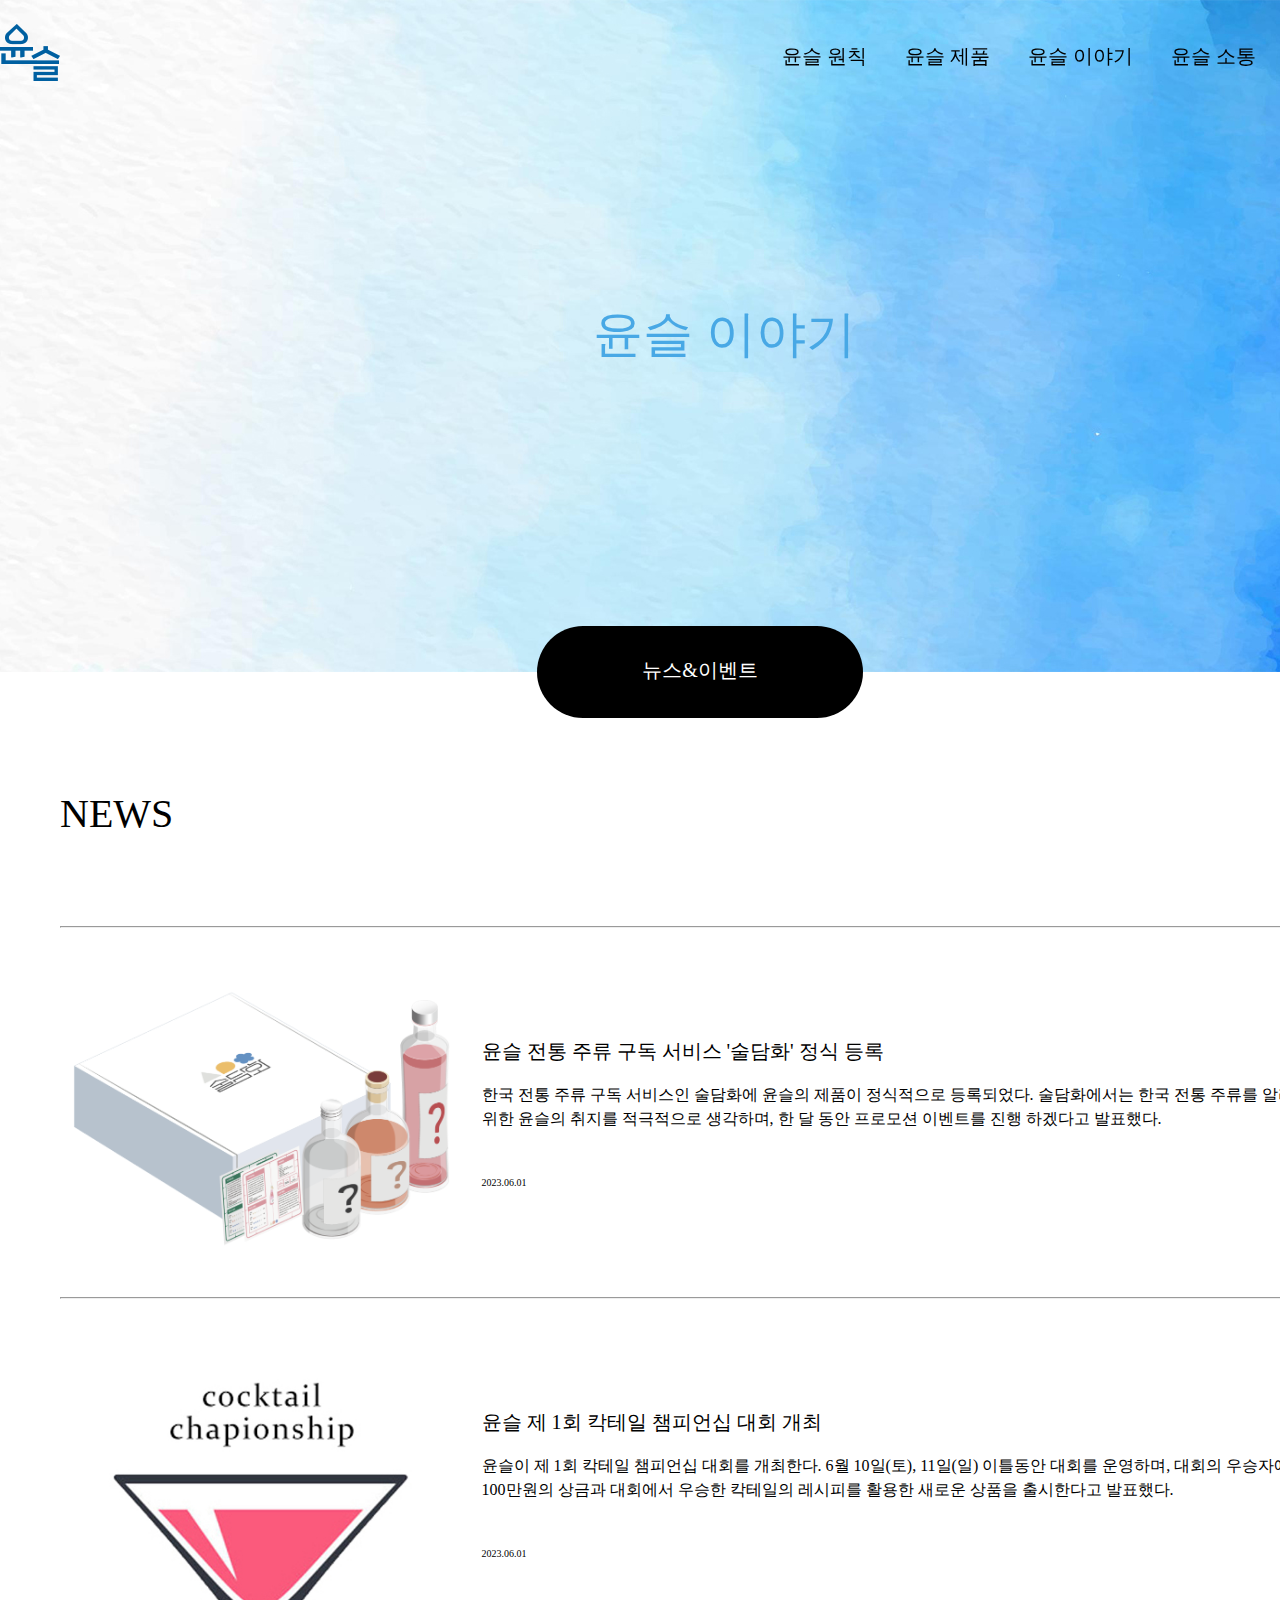
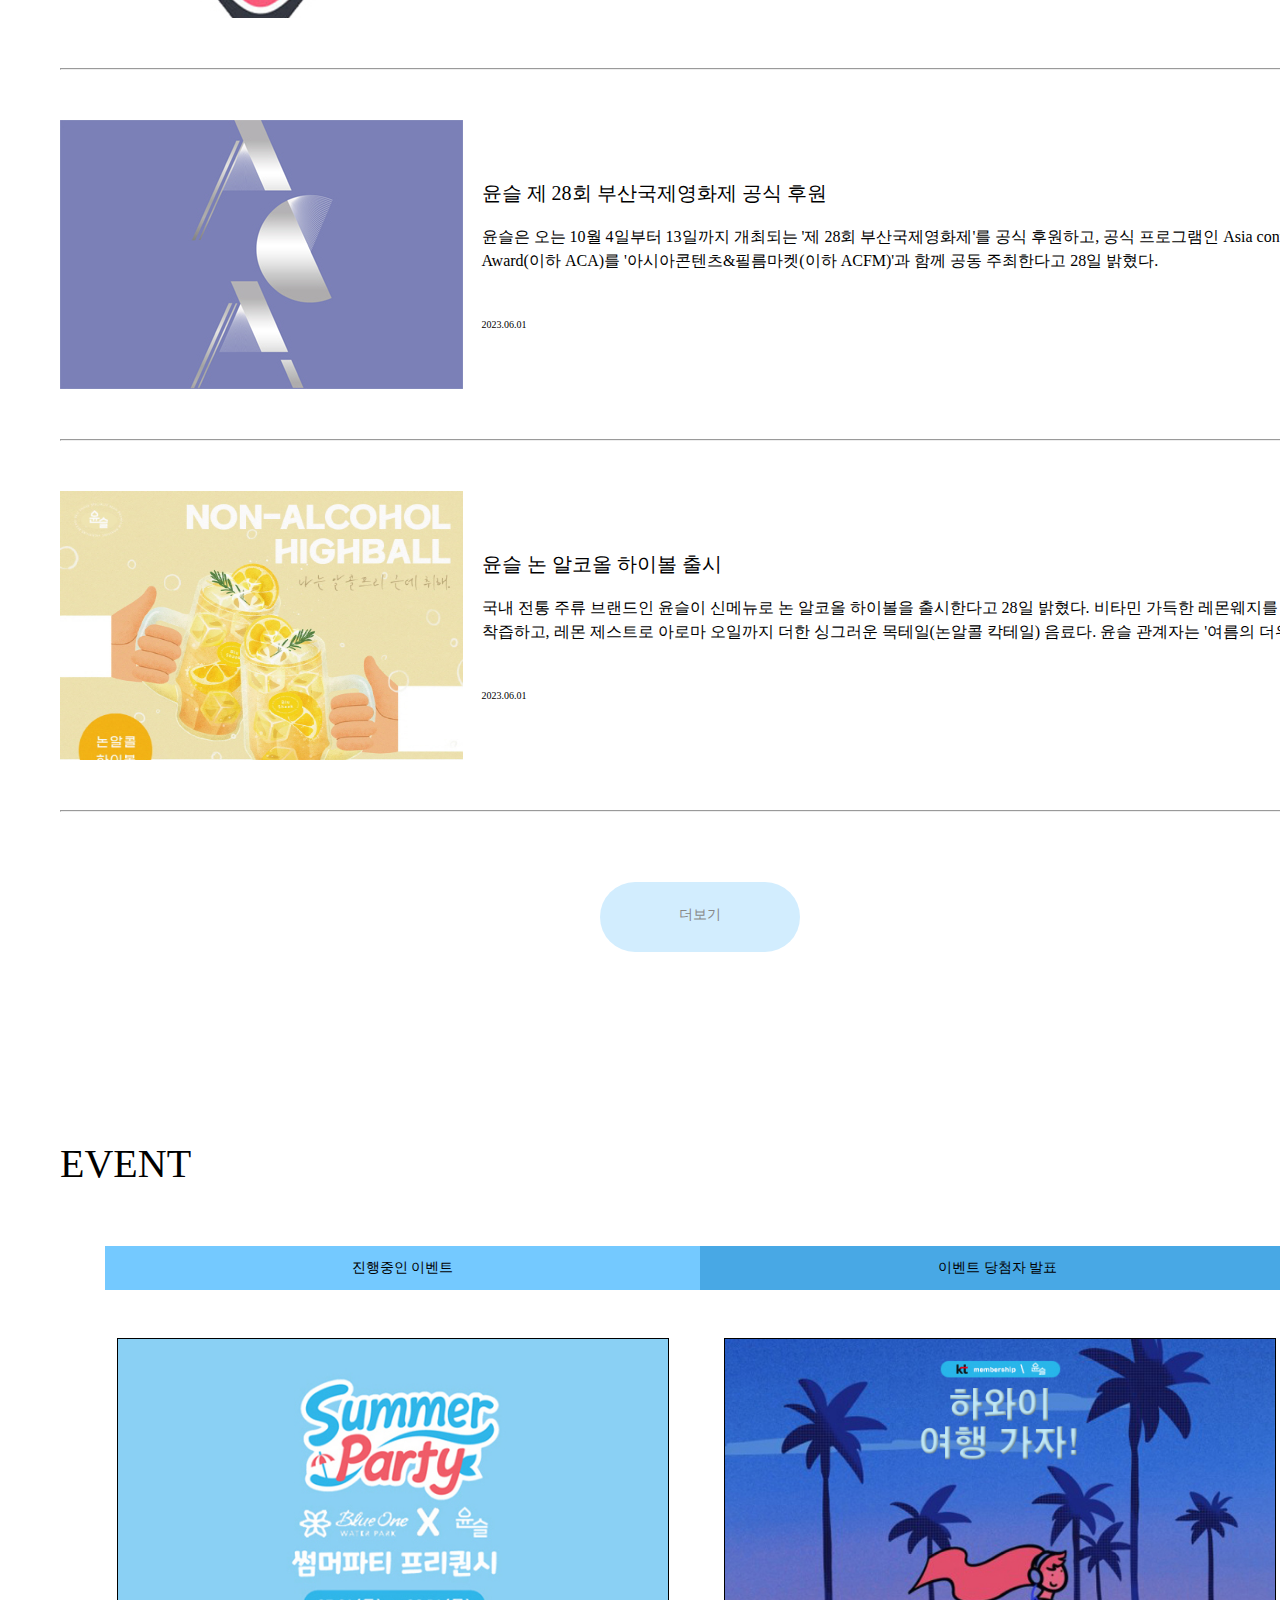
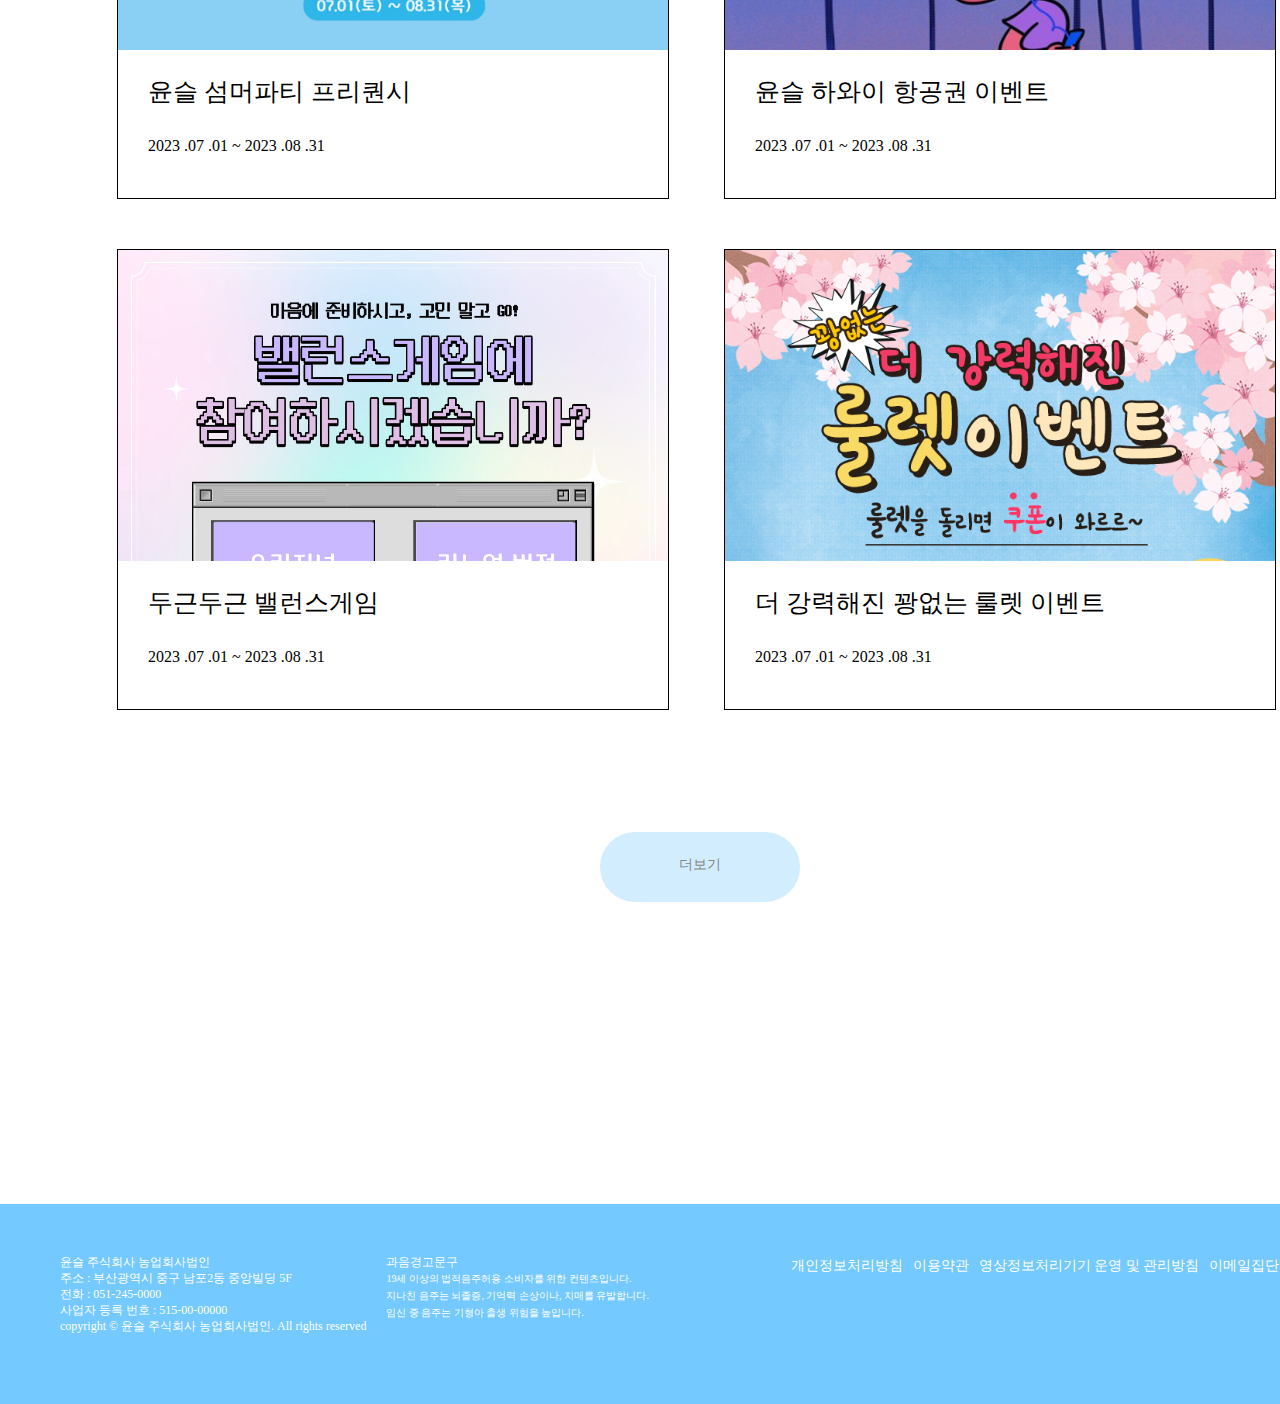
<file: story.html>
<!DOCTYPE html>
<html lang="ko">
<head>
    <meta charset="UTF-8">
    <meta http-equiv="X-UA-Compatible" content="IE=edge">
    <meta name="viewport" content="width=1400">
    <title>윤슬</title>
    <link rel="icon" type="image/png" sizes="32x32" href="images/favicon.png">
    <link rel="stylesheet" href="css/story.css">
</head>
<body>
    <div id="header_wrap">
        <img src="images/story_header1.jpg" alt="header_bacground">
        <p>윤슬 이야기</p>
        <div class="header">
            <div class="top">
                <h1><a href="index.html"><img src="images/logo.png" alt="윤슬logo"></a></h1>
                <ul class="gnb">
                    <li>
                        <a href="brand.html">윤슬 원칙</a>
                        <div class="sub_wrap">
                            <div class="sub">
                                <div class="sub_inner">
                                    <ul>
                                        <li><a href="javascript:return flase">회사소개</a></li>
                                        <li><a href="javascript:return flase">BI</a></li>
                                    </ul>
                                </div>
                            </div>
                        </div>
                    </li>
                    <li>
                        <a href="product.html">윤슬 제품</a>
                        <div class="sub_wrap">
                            <div class="sub">
                                <div class="sub_inner">
                                    <ul>
                                        <li><a href="javascript:return flase">DRINK</a></li>
                                        <li><a href="javascript:return flase">ACC</a></li>
                                    </ul>
                                </div>
                            </div>
                        </div>
                    </li>
                    <li>
                        <a href="story.html">윤슬 이야기</a>
                        <div class="sub_wrap">
                            <div class="sub">
                                <div class="sub_inner">
                                    <ul>
                                        <li><a href="javascript:return flase">NEWS & EVENT</a></li>
                                    </ul>
                                </div>
                            </div>
                        </div>
                    </li>
                    <li>
                        <a href="notice.html">윤슬 소통</a>
                        <div class="sub_wrap">
                            <div class="sub">
                                <div class="sub_inner">
                                    <ul>
                                        <li><a href="javascript:return flase">공지사항</a></li>
                                        <li><a href="javascript:return flase">매장</a></li>
                                        <li><a href="javascript:return flase">Contact Us</a></li>
                                    </ul>
                                </div>
                            </div>
                        </div>
                    </li>
                </ul>
            </div>
        </div>
    </div>
    <div id="news">
        <div class="intro">
            <p>뉴스&이벤트</p>
        </div>
        <p>NEWS</p>
        <hr>
        <div class="news_inner">
            <a href="javascript:return flase">
                <div>
                    <img src="images/news1.png" alt="">
                </div>
                <div>
                    <p>윤슬 전통 주류 구독 서비스 '술담화' 정식 등록</p>
                    <p>
                        한국 전통 주류 구독 서비스인 술담화에 윤슬의 제품이 정식적으로 등록되었다. 술담화에서는 한국 전통 주류를 알리기<br>
                        위한 윤슬의 취지를 적극적으로 생각하며, 한 달 동안 프로모션 이벤트를 진행 하겠다고 발표했다.
                    </p>
                    <p>2023.06.01</p>
                </div>
            </a>
        </div>
        <hr>
        <div class="news_inner">
            <a href="javascript:return flase">
                <div>
                    <img src="images/news2.jpg" alt="">
                </div>
                <div>
                    <p>윤슬 제 1회 칵테일 챔피언십 대회 개최</p>
                    <p>
                        윤슬이 제 1회 칵테일 챔피언십 대회를 개최한다. 6월 10일(토), 11일(일) 이틀동안 대회를 운영하며, 대회의 우승자에게는<br>
                        100만원의 상금과 대회에서 우승한 칵테일의 레시피를 활용한 새로운 상품을 출시한다고 발표했다.
                    </p>
                    <p>2023.06.01</p>
                </div>
            </a>
        </div>
        <hr>
        <div class="news_inner">
            <a href="javascript:return flase">
                <div>
                    <img src="images/news3.jpg" alt="">
                </div>
                <div>
                    <p>윤슬 제 28회 부산국제영화제 공식 후원</p>
                    <p>
                        윤슬은 오는 10월 4일부터 13일까지 개최되는 '제 28회 부산국제영화제'를 공식 후원하고, 공식 프로그램인 Asia contents<br>
                        Award(이하 ACA)를 '아시아콘텐츠&필름마켓(이하 ACFM)'과 함께 공동 주최한다고 28일 밝혔다.
                    </p>
                    <p>2023.06.01</p>
                </div>
            </a>
        </div>
        <hr>
        <div class="news_inner">
            <a href="javascript:return flase">
                <div>
                    <img src="images/news4.jpg" alt="">
                </div>
                <div>
                    <p>윤슬 논 알코올 하이볼 출시</p>
                    <p>
                        국내 전통 주류 브랜드인 윤슬이 신메뉴로 논 알코올 하이볼을 출시한다고 28일 밝혔다. 비타민 가득한 레몬웨지를 통으로<br>
                        착즙하고, 레몬 제스트로 아로마 오일까지 더한 싱그러운 목테일(논알콜 칵테일) 음료다. 윤슬 관계자는 '여름의 더위를...'
                    </p>
                    <p>2023.06.01</p>
                </div>
            </a>
        </div>
        <hr>
        <div class="view_more">
            <a href="javascript:return flase">
                <p>더보기</p>
            </a>
        </div>
    </div>
    <div id="event">
        <p>EVENT</p>
        <ul class="board">
            <li class="on">
                <a href="javascript:return false">진행중인 이벤트</a>
                <div class="board1">
                    <ul class="board1_inner">
                        <li>
                            <a href="javascript:return false">
                                <div>
                                    <img src="images/event_ing1.jpg" alt="">
                                </div>
                                <p>윤슬 섬머파티 프리퀀시</p>
                                <p>2023 .07 .01 ~ 2023 .08 .31</p>
                            </a>
                        </li>
                        <li>
                            <a href="javascript:return false">
                                <div><img src="images/event_ing2.jpg" alt=""></div>
                                <p>윤슬 하와이 항공권 이벤트</p>
                                <p>2023 .07 .01 ~ 2023 .08 .31</p>
                            </a>
                        </li>
                        <li>
                            <a href="javascript:return false">
                                <div><img src="images/event_ing3.jpg" alt=""></div>
                                <p>두근두근 밸런스게임</p>
                                <p>2023 .07 .01 ~ 2023 .08 .31</p>
                            </a>
                        </li>
                        <li>
                            <a href="javascript:return false">
                                <div><img src="images/event_ing4.jpg" alt=""></div>
                                <p>더 강력해진 꽝없는 룰렛 이벤트</p>
                                <p>2023 .07 .01 ~ 2023 .08 .31</p>
                            </a>
                        </li>
                    </ul>
                </div>
            </li>
            <li>
                <a href="javascript:return false">이벤트 당첨자 발표</a>
                <div class="board2">
                    <ul class="board2_inner">
                        <li>
                            <a href="javascript:return false">
                                <div>
                                    <img src="images/event_end1.jpg" alt="">
                                    <p>당첨자 확인</p>
                                </div>
                                <p>하이브 인사이트 전시회 반값 이벤트</p>
                                <p>2023 .03 .01 ~ 2023 .03 .31</p>
                            </a>
                        </li>
                        <li>
                            <a href="javascript:return false">
                                <div>
                                    <img src="images/event_end2.jpg" alt="">
                                    <p>당첨자 확인</p>
                                </div>
                                <p>꽝없는 룰렛 이벤트</p>
                                <p>2023 .03 .01 ~ 2023 .03 .31</p>
                            </a>
                        </li>
                        <li>
                            <a href="javascript:return false">
                                <div>
                                    <img src="images/event_end3.jpg" alt="">
                                    <p>당첨자 확인</p>
                                </div>
                                <p>페이코 무제한 적립 이벤트</p>
                                <p>2023 .03 .01 ~ 2023 .03 .31</p>
                            </a>
                        </li>
                        <li>
                            <a href="javascript:return false">
                                <div>
                                    <img src="images/event_end4.jpg" alt="">
                                    <p>당첨자 확인</p>
                                </div>
                                <p>감성 미니가전 턴테이블 스피커</p>
                                <p>2023 .03 .01 ~ 2023 .03 .31</p>
                            </a>
                        </li>
                    </ul>
                </div>
            </li>
        </ul>
        <div class="view_more">
            <a href="javascript:return flase">
                <p>더보기</p>
            </a>
        </div>
    </div>
    <div id="footer_wrap">
        <div class="footer">
            <p>윤슬 주식회사 농업회사법인<br>
                주소 : 부산광역시 중구 남포2동 중앙빌딩 5F<br>
                전화 : 051-245-0000<br>
                사업자 등록 번호 : 515-00-00000<br>
                copyright &copy; 윤슬 주식회사 농업회사법인. All rights reserved
             </p>
             <p>과음경고문구<br>
                <span>19세 이상의 법적음주허용 소비자를 위한 컨텐츠입니다.<br>
                      지나친 음주는 뇌졸증, 기억력 손상이나, 치매를 유발합니다.<br>
                      임신 중 음주는 기형아 출생 위험을 높입니다.
                </span>
             </p>
             <ul>
                 <li><a href="#">개인정보처리방침</a></li>
                 <li><a href="#">이용약관</a></li>
                 <li><a href="#">영상정보처리기기 운영 및 관리방침</a></li>
                 <li><a href="#">이메일집단수집거부</a></li>
             </ul>
        </div>
    </div>
    <!-- javascript -->
    <script src="js/jquery-3.6.4.min.js"></script>
    <script src="js/story.js"></script>
</body>
</html>
</file>
<file: css/style.css>
@charset "UTF-8";
*{margin: 0; padding: 0;}
ol, ul{list-style: none;}
a{color: black; text-decoration: none;}
body{
    min-width: 1400px;
    font-size: 14px;
    color: black;
    line-height: 24px;
    font-family: Arial, Helvetica, sans-serif;
}
body::-webkit-scrollbar{
    width: 12px;
    height: 8px;
}
body::-webkit-scrollbar-thumb{
    background-color: rgba(187, 217, 243, 1);
    border-radius: 20px;
}
/* header_wrap */
#header_wrap{
    position: relative;
    height: 1025px;
    box-sizing: border-box;
    text-align: center;
    overflow: hidden;
    z-index: 9;
}
#header_wrap>img{
    position: absolute;
    top: 0;
    left: 50%;
    margin-left: -960px;
}
#header_wrap>p{
    position: absolute;
    font-size: 50px;
    line-height: 60px;
    color: white;
    top: 374px;
    left: 50%;
    margin-left: -296px;
}
.header{
    width: 100%;
    height: 104px;
    background-color: rgba(255, 255, 255, 0);
    position: fixed;
    top: 0;
    left: 0;
}
.header_scrolled{background-color: rgba(255, 255, 255, 1);}
.top{
    margin: 0 auto;
    width: 1280px;
    height: 104px;
}
.top>h1{
    float: left;
    padding-top: 22px;
}
.gnb{
    float: right;
    padding: 44px 5px 0 0;
}
.gnb>li{
    float: left;
    font-family: '제주명조';
}
.gnb>li>a{
    display: block;
    padding: 0 19px 36px 19px;
    color: black;
    font-size: 20px;
}
.sub_wrap{
    position: fixed;
    top: 90px;
    left: 0;
    width: 100%;
    height: 68px;
    z-index: 9;
    text-align: center;
    background-color: rgba(210, 238, 254, 0.5);
}
.sub{
    width: 1280px;
    margin: 0 auto;
}
.sub_inner ul{
    display: inline-block;
}
.sub_inner ul li{
    float: left;
    padding-top: 22px;
    padding-bottom: 22px;
}
.sub_inner ul li a{
    display: block;
    margin: 0 50px;
}
.sub_scrolled{
    background-color: rgba(210, 238, 254, 1);
}
/* product_wrap */
#product_wrap{
    width: 100%;
    height: 1082px;
    overflow: hidden;
}
.product{
    width: 1280px;
    height: 100%;
    margin: 0 auto;
    box-sizing: border-box;
    padding: 170px 0 260px 0;
    position: relative;
}
.product>a{
    display: block;
}
.left_btn{
    width: 50px;
    position: absolute;
    top: 814px;
    left: 50%;
    margin-left: -70px;
}
.left_btn:hover{
    cursor: pointer;
}
.right_btn{
    width: 50px;
    position: absolute;
    top: 814px;
    left: 50%;
    margin-left: 20px;
}
.right_btn:hover{
    cursor: pointer;
}
.product>p{
    font-size: 22px;
    padding-bottom: 75px;
    font-family: 'SUITE';
}
.product ul{
    position: absolute;
    top: 269px;
    left: 50%;
    margin-left: -640px;
    width: 2000px;
    overflow: visible;
}
.product ul li{
    float: left;
    width: 300px;
    height: 476px;
    margin-right: 24px;
    text-align: right;
}
.product ul li:nth-child(2n){
    width: 400px;
    height: 310px;
}
.product ul li a{
    width: 100%;
    display: block;
}
.product ul li:nth-child(2n) a{
    display: block;
    width: 400px;
    height: 310px;
}
.product ul li p{
    font-family: 'Noto Serif KR';
    padding-right: 22px;
}
/* brand */
#brand{
    width: 100%;
    height: 892px;
    margin: 0 auto;
    font-family: '부크크 명조';
}
#brand span{
    font-size: 20px;
}
.brand1{
    background-color: #D2EDFE;
}
.brand2{
    background-color: rgb(240, 252, 217);
}
.brand1, .brand2{
    width: 100%;
    height: 446px;
}
.brand1_inner, .brand2_inner{
    width: 1280px;
    height: 446px;
    margin: 0 auto;
}
.brand1_inner img, .brand2_inner img{
    width: 432px;
    height: 446px;
}
.brand1_inner p:nth-child(1), .brand2_inner p:nth-child(1){
    font-size: 30px;
    padding-bottom: 25px;
}
.brand1_inner div, .brand2_inner div{
    float: left;
    padding-top: 84px;
}
.brand1_inner p:nth-child(2), .brand2_inner p:nth-child(2){
    font-size: 16px;
    font-weight: 300;
    line-height: 32px;
}
.brand1_inner img{
    float: left;
}
.brand1_inner div{
    padding-left: 140px;
}
.brand2_inner img{
    float: right;
}
/* event */
#event{
    width: 1280px;
    height: 1061px;
    margin: 0 auto;
    box-sizing: border-box;
    padding: 200px 0;
}
#event>p{
    font-size: 30px;
    padding-bottom: 50px;
}
#event ul{
    display: inline-block;
    width: 1280px;
    height: 560px;
    text-align: center;
}
#event ul li{
    position: relative;
    width: 426px;
    height: 560px;
    float: left;
}
#event ul li a{
    display: block;
    color: white;
    font-family: 'Noto Sans KR';
}
.event_img{
    position: absolute;
    overflow: hidden;
    top: 0;
    left: 0;
    width: 100%;
    height: 100%;
}
.event_text1{
    width: 100%;
    height: 100%;
    position: absolute;
    top: 0;
    left: 0;
    text-align: right;
    background-color: rgba(0, 0, 0, 0.6);
    opacity: 0;
    transition: opacity 0.5s;
}
.event_text1 p:nth-child(1){
    padding: 50px 25px 10px 0;
    font-size: 16px;
}
.event_text1 p:nth-child(2){
    font-size: 25px;
    padding-right: 25px;
}
.event_text2{
    width: 100%;
    height: 100%;
    position: absolute;
    top: 0;
    left: 0;
    opacity: 0;
    transition: opacity 0.5s;
}
#event ul li:hover .event_text1, #event ul li:hover .event_text2{
    opacity: 1;
    transition: opacity 0.5s;
}
.event_text2 p{
    display: inline-block;
    margin-top: 268px;
    background-color: #707070;
    padding: 5px 10px;
}
/* news_wrap */
#news_wrap{
    height: 989px;
    background-color: #76C2F2;
    overflow: hidden;
}
.news{
    width: 1280px;
    height: 100%;
    margin: 0 auto;
    box-sizing: border-box;
    padding: 150px 0 100px 0;
    position: relative;
}
.news>p{
    padding: 120px 0 100px 0;
    font-size: 50px;
    font-family: 'Noto Serif KR';
    color: white;
}
.view_more{
    display: inline-block;
    font-size: 16px;
    color: white;
    padding-bottom: 5px;
    border-bottom: 3px white solid;
}
.left_btn2{
    display: inline-block;
    margin: 0;
}
.left_btn2 img{
    width: 25px;
}
.left_btn2:hover{
    cursor: pointer;
}
.right_btn2{
    display: inline-block;
    margin:  0 50px 0;
}
.right_btn2 img{
    width: 25px;
}
.right_btn2:hover{
    cursor: pointer;
}
.news>div{
    padding-bottom: 50px;
}
.slide{
    position: absolute;
    top: 140px;
    left: 50%;
    margin-left: -215px;
    height: 739px;
    width: 1356px;
    height: 739px;
    overflow: visible;
}
.slide1{
    position: relative;
    display: block;
    width: 1356px;
    height: 739px;
}
.box1{
    display: inline-block;
    width: 605px;
    height: 739px;
    background-color: white;
    margin-right: 142px;
}
.box1 a{
    box-sizing: border-box;
    padding-top: 23px;
    display: block;
    width: 605px;
    height: 739px;
}
.box1 a div{
    width: 567px;
    height: 418px;
    margin: 0px 20px 0 20px;
    overflow: hidden;
}
.box1 p:nth-child(2){
    font-size: 60px;
    padding: 50px 0 40px 30px;
    font-family: '제주명조';
    color: #A2CBEF;
}
.box1 p:nth-child(3){
    padding-left: 35px;
    font-size: 20px;
    font-family: '함초롱바탕';
    color: #A2CBEF;
}

.box1 a div img{
    transform: scale(1);
    transition: transform 1s;
}
.box1 a:hover img{
    transform: scale(1.1);
    transition: transform 1s;
}
.box2{
    opacity: 0.6;
    width: 605px;
    height: 739px;
    background-color: white;
    display: inline-block;
}
.box2 a{
    box-sizing: border-box;
    padding-top: 23px;
    display: block;
    width: 605px;
    height: 739px;
}
.box2 a div{
    width: 567px;
    height: 418px;
    margin: 0px 20px 0 20px;
    overflow: hidden;
}
.box2 p:nth-child(2){
    font-size: 60px;
    padding: 50px 0 40px 30px;
    font-family: '제주명조';
    color: #A2CBEF;
}
.box2 p:nth-child(3){
    padding-left: 35px;
    font-size: 20px;
    font-family: '함초롱바탕';
    color: #A2CBEF;
}
.box2 a div img{
    transform: scale(1);
    transition: transform 1s;
}
.box2 a:hover img{
    transform: scale(1.1);
    transition: transform 1s;
    .product ul li a img:nth-child(2n){
        width: 400px;
        height: 310px;
    }
}
.slide2{
    position: absolute;
    top: 0;
    left: 0;
}
/* .news ul{
    position: absolute;
    top: 140px;
    left: 50%;
    margin-left: -215px;
    width: 2250px;
    height: 739px;
    overflow: visible;
}
.news ul li{
    width: 605px;
    height: 739px;
    background-color: white;
    float: left;
    margin-right: 142px;
}
.news ul li:nth-child(2), .news ul li:nth-child(3){
    opacity: 0.6;
}
.news ul li a{
    width: 605px;
    height: 739px;
    display: block;
}
.news ul li a div{
    width: 567px;
    height: 418px;
    margin: 23px 20px 0 20px;
    overflow: hidden;
}
.news ul li a div img{
    transform: scale(1);
    transition: transform 1s;
}
.news ul li:hover img{
    transform: scale(1.1);
    transition: transform 1s;
}
.news ul li p:nth-child(2){
    font-size: 60px;
    padding: 50px 0 40px 30px;
    font-family: '제주명조';
    color: #A2CBEF;
}
.news ul li p:nth-child(3){
    padding-left: 35px;
    font-size: 20px;
    font-family: '함초롱바탕';
    color: #A2CBEF;
} */
/* banner */
#banner{
    position: relative;
    height: 446px;
    overflow: hidden;
}
#banner img:nth-child(1){
    position: absolute;
    top: 0;
    left: 50%;
    margin-left: -960px;
}
#banner img:nth-child(2){
    position: absolute;
    top: 38px;
    left: 50%;
    margin-left: -532px;
}
#banner img:nth-child(3){
    position: absolute;
    top: 38px;
    left: 50%;
    margin-left: -387px;
}
#banner p{
    position: absolute;
    top: 206px;
    left: 50%;
    margin-left: 116px;
    color: white;
    font-size: 16px;
    line-height: 30px;
    font-family: '제주명조';
}
/* footer_wrap */
#footer_wrap{
    height: 200px;
    background-color: #74C9FF;
}
.footer{
    width: 1280px;
    margin: 0 auto;
    box-sizing: border-box;
    padding: 50px 0 0;
}
.footer p{
    font-size: 12px;
    color: white;
    float: left;
    line-height: 16px;
    margin-right: 20px;
}
.footer span{
    font-size: 10px;
}
.footer ul{
    float: right;
}
.footer ul li{
    float: left;
}
.footer ul li a{
    display: block;
    color: white;
    padding: 0 5px;
}
</file>
<file: css/brand.css>
@charset "UTF-8";
*{margin: 0; padding: 0;}
ol, ul{list-style: none;}
a{color: black; text-decoration: none;}
body{
    min-width: 1400px;
    font-size: 14px;
    color: black;
    line-height: 24px;
    font-family: 'Noto Sans KR';
}
body::-webkit-scrollbar{
    width: 12px;
    height: 8px;
}
body::-webkit-scrollbar-thumb{
    background-color: rgba(187, 217, 243, 1);
    border-radius: 20px;
}
/* header_wrap */
#header_wrap{
    position: relative;
    height: 672px;
    box-sizing: border-box;
    text-align: center;
    overflow: hidden;
}
#header_wrap>img{
    position: absolute;
    top: 0;
    left: 50%;
    margin-left: -960px;
}
#header_wrap>p{
    position: absolute;
    font-size: 50px;
    line-height: 60px;
    color: white;
    top: 304px;
    left: 50%;
    margin-left: -107px;
}
.header{
    width: 100%;
    height: 104px;
    background-color: rgba(255, 255, 255, 0);
    position: fixed;
    top: 0;
    left: 0;
    z-index: 8;
}
.header_scrolled{background-color: rgba(255, 255, 255, 1);}
.top{
    margin: 0 auto;
    width: 1280px;
    height: 104px;
}
.top>h1{
    float: left;
    padding-top: 22px;
}
.gnb{
    float: right;
    padding: 44px 5px 0 0;
}
.gnb>li{
    float: left;
    font-family: '제주명조';
}
.gnb>li>a{
    display: block;
    padding: 0 19px 36px 19px;
    color: black;
    font-size: 20px;
}
.sub_wrap{
    position: fixed;
    top: 90px;
    left: 0;
    width: 100%;
    height: 68px;
    z-index: 9;
    text-align: center;
    background-color: rgba(210, 238, 254, 0.5);
}
.sub{
    width: 1280px;
    margin: 0 auto;
}
.sub_inner ul{
    display: inline-block;
}
.sub_inner ul li{
    float: left;
    padding-top: 22px;
    padding-bottom: 22px;
}
.sub_inner ul li a{
    display: block;
    margin: 0 50px;
}
.sub_scrolled{
    background-color: rgba(210, 238, 254, 1);
}
/* intro */
#intro{
    width: 1280px;
    height: 300px;
    margin: 0 auto;
    position: relative;
    text-align: center;
}
#intro p{
    font-size: 40px;
    line-height: 40px;
    padding-top: 120px;
    font-weight: 100;
}
#intro>div{
    width: 326px;
    height: 92px;
    border-radius: 46px;
    background-color: black;
    position: absolute;
    top: -46px;
    left: 50%;
    margin-left: -163px;
    z-index: 7;
}
#intro>div>p{
    color: white;
    padding-top: 27px;
    font-size: 20px;
    font-weight: 500;
}
/* value_wrap */
#value_wrap{
    background-color: #f6f6f6;
    height: 830px;
}
.value{
    width: 1280px;
    height: 100%;
    margin: 0 auto;
    box-sizing: border-box;
    padding: 150px 0 100px 0;
}
.value>p{
    font-size: 40px;
    padding-bottom: 50px;
}
.value ul{
    width: 100%;
}
.value ul li{
    background-color: white;
    width: 414px;
    height: 452px;
    text-align: center;
    float: left;
    margin-right: 19px;
}
.value ul li:nth-child(3){
    margin-right: 0;
}
.value ul li img{
    width: 100%;
    padding-bottom: 35px;
}
.value ul li p:nth-child(2){
    font-size: 40px;
    font-weight: 300;
    padding-bottom: 30px;
}
.value ul li p:nth-child(3){
    font-size: 16px;
}
/* vision_wrap */
#vision_wrap{
    height: 900px;
    position: relative;
    overflow: hidden;
}
.vision{
    width: 1280px;
    margin: 0 auto;
    height: 100%;
}
.vision div:nth-child(1){
    width: 844px;
    height: 900px;
    background-color: #D2EDFE;
    position: absolute;
    top: 0;
    left: 50%;
    margin-left: 116px;
    z-index: -1;
}
.vision div:nth-child(2), .vision div:nth-child(3){
    vertical-align: middle;
    display: inline-block;
    padding-top: 230px;
}
.vision div:nth-child(2) p:nth-child(1){
    font-size: 50px;
    font-weight: 300;
    padding-bottom: 50px;
}
.vision div:nth-child(2) p:nth-child(2){
    font-size: 14px;
    word-spacing: 2px;
    padding-right: 350px;
}
.vision div:nth-child(3){
    width: 600px;
    height: 437px;
}
.vision div:nth-child(3) img{
    width: 600px;
    height: 437px;
}
/* banner_wrap */
#banner_wrap{
    height: 900px;
    position: relative;
    overflow: hidden;
}
.banner{
    width: 1280px;
    height: 900px;
    margin: 0 auto;
    text-align: center;
}
.banner img{
    position: absolute;
    top: 0;
    left: 50%;
    margin-left: -960px;
    z-index: -1;
}
.banner p:nth-child(2){
    padding-top: 355px;
    font-size: 26px;
    color: white;
    padding-bottom: 7px;
}
.banner div{
    display: inline-block;
    width: 124px;
    height: 3px;
    border-radius: 30px;
    background-color: white;
    margin-bottom: 15px;
}
.banner p:nth-child(4){
    font-size: 50px;
    line-height: 60px;
    color: white;
}
/* promise_wrap */
#promise_wrap{
    height: 840px;
    position: relative;
    overflow: hidden;
}
.promise{
    width: 1280px;
    height: 840px;
    margin: 0 auto;
}
.promise div:nth-child(1){
    width: 844px;
    height: 840px;
    background-color: #F6F6F6;
    position: absolute;
    top: 0;
    left: 50%;
    margin-left: -960px;
    z-index: -1;
}
.promise div:nth-child(2), .promise div:nth-child(3){
    vertical-align: middle;
    display: inline-block;
    padding-top: 90px;
}
.promise div:nth-child(2){
    margin-left: 95px;
    padding-right: 193px;
}
.promise div:nth-child(3) p:nth-child(1){
    font-size: 50px;
    padding-bottom: 70px;
}
.promise div:nth-child(3) p:nth-child(2){
    font-size: 50px;
    padding-bottom: 40px;
    font-weight: 300;
}
.promise div:nth-child(3) p:nth-child(3){
    font-size: 16px;
    line-height: 28px;
}
/* footer_wrap */
#footer_wrap{
    height: 200px;
    background-color: #74C9FF;
}
.footer{
    width: 1280px;
    margin: 0 auto;
    box-sizing: border-box;
    padding: 50px 0 0;
}
.footer p{
    font-size: 12px;
    color: white;
    float: left;
    line-height: 16px;
    margin-right: 20px;
}
.footer span{
    font-size: 10px;
}
.footer ul{
    float: right;
}
.footer ul li{
    float: left;
}
.footer ul li a{
    display: block;
    color: white;
    padding: 0 5px;
}
</file>
<file: css/notice.css>
@charset "UTF-8";
*{margin: 0; padding: 0;}
ol, ul{list-style: none;}
a{color: black; text-decoration: none;}
body{
    min-width: 1400px;
    font-size: 14px;
    color: black;
    line-height: 24px;
    font-family: 'Noto Sans KR';
}
body::-webkit-scrollbar{
    width: 12px;
    height: 8px;
}
body::-webkit-scrollbar-thumb{
    background-color: rgba(187, 217, 243, 1);
    border-radius: 20px;
}
/* header_wrap */
#header_wrap{
    position: relative;
    height: 672px;
    box-sizing: border-box;
    text-align: center;
    overflow: hidden;
}
#header_wrap>img{
    position: absolute;
    top: 0;
    left: 50%;
    margin-left: -960px;
}
#header_wrap>p{
    position: absolute;
    font-size: 50px;
    line-height: 60px;
    color: white;
    top: 304px;
    left: 50%;
    margin-left: -107px;
}
.header{
    width: 100%;
    height: 104px;
    background-color: rgba(255, 255, 255, 0);
    position: fixed;
    top: 0;
    left: 0;
    z-index: 8;
}
.header_scrolled{background-color: rgba(255, 255, 255, 1);}
.top{
    margin: 0 auto;
    width: 1280px;
    height: 104px;
}
.top>h1{
    float: left;
    padding-top: 22px;
}
.gnb{
    float: right;
    padding: 44px 5px 0 0;
}
.gnb>li{
    float: left;
    font-family: '제주명조';
}
.gnb>li>a{
    display: block;
    padding: 0 19px 36px 19px;
    color: black;
    font-size: 20px;
}
.sub_wrap{
    position: fixed;
    top: 90px;
    left: 0;
    width: 100%;
    height: 68px;
    z-index: 9;
    text-align: center;
    background-color: rgba(210, 238, 254, 0.5);
}
.sub{
    width: 1280px;
    margin: 0 auto;
}
.sub_inner ul{
    display: inline-block;
}
.sub_inner ul li{
    float: left;
    padding-top: 22px;
    padding-bottom: 22px;
}
.sub_inner ul li a{
    display: block;
    margin: 0 50px;
}
.sub_scrolled{
    background-color: rgba(210, 238, 254, 1);
}
/* notice_wrap */
#notice_wrap{
    height: 1010px;
    position: relative;
}
.notice{
    width: 1280px;
    height: 1010px;
    margin: 0 auto;
}
.intro{
    width: 326px;
    height: 92px;
    border-radius: 46px;
    background-color: black;
    position: absolute;
    top: -46px;
    left: 50%;
    margin-left: -163px;
    z-index: 7;
    text-align: center;
}
.intro p{
    color: white;
    padding-top: 32px;
    font-size: 20px;
    font-weight: 500;
}
.notice_inner{
    position: absolute;
    top: 160px;
    left: 50%;
    margin-left: -640px;
    width: 1280px;
    height: 656px;
    border: 1px #D8D8D8 solid;
    text-align: center;
    box-shadow: 0 0 30px rgba(0, 0, 0, 0.3);
}
.notice_inner>p{
    text-align: left;
    font-size: 50px;
    padding: 30px 0 30px 25px;
}
.notice_inner table{
    text-align: center;
    font-weight: 300;
    border-top: 1px #76C2F2 solid;
    border-collapse: collapse;
    margin-top: 30px;
    margin-left: 187px;
}
.notice_inner table tr{
    height: 57px;
    border-bottom: 1px #76C2F2 solid;
}
.notice_inner table tr td a{
    display: inline-block;
}
.notice_inner table tr td a:hover{
    color: #74C9FF;
}
.notice_inner table tr td:nth-child(2){
    text-align: left;
}
.notice_inner .left, .notice_inner .number, .notice_inner .right{
    margin-top: 40px;
    width: 34px;
    height: 34px;
    border: 1px black solid;
    display: inline-block;
}
.notice_inner .left a, .notice_inner .number a, .notice_inner .right a{
    width: 100%;
}
.notice_inner .left p, .notice_inner .number p, .notice_inner .right p{
    padding-top: 4px;
    padding-bottom: 6px;
}
/* contact */
#contact{
    height: 1000px;
    margin: 0 auto;
    position: relative;
    overflow: hidden;
    text-align: center;
}
#contact img{
    position: absolute;
    top: 0;
    left: 50%;
    margin-left: -960px;
    z-index: -1;
}
#contact .contact_back{
    width: 1920px;
    height: 1000px;
    position: absolute;
    top: 0;
    left: 50%;
    margin-left: -960px;
    background-color: #56659E;
    z-index: -1;
    opacity: 0.6;
}
.contact_inner{
    width: 1280px;
    height: 100%;
    margin: 0 auto;
}
.contact_inner>p{
    text-align: left;
}
#contact p:nth-child(1){
    font-size: 50px;
    padding: 60px 0 20px 22px;
    color: black;
}
#contact p:nth-child(2){
    font-size: 16px;
    padding: 0 0 50px 22px;
    color: black;
}
input::-ms-clear,
input::-ms-reveal{
    display:none;
}
/* 크롬의 경우 */
input::-webkit-search-decoration,
input::-webkit-search-cancel-button,
input::-webkit-search-results-button,
input::-webkit-search-results-decoration{
    display:none;
}
.message{
    width: 1280px;
    height: 546px;
    background-color: rgba(17, 33, 55, 0.8);
    box-sizing: border-box;
    padding: 52px 0 0 34px;
    text-align: right;
}
.message div{
    display: inline-block;
    text-align: left;
}
.message .name{
    width: 580px;
    height: 62px;
    border: 1px #868686 solid;
    background-color: white;
    box-sizing: border-box;
    padding: 16px 0 0 18px;
    margin: 0 36px 32px 0;
}
.message .name input{
    width: 550px;
    font-size: 17px;
    border: none;
    outline: none;
}
.message .tel{
    width: 580px;
    height: 62px;
    border: 1px #868686 solid;
    background-color: white;
    box-sizing: border-box;
    padding: 16px 0 0 18px;
    margin: 0 36px 32px 0;
}
.message .tel input{
    width: 552px;
    font-size: 17px;
    border: none;
    outline: none;
}
.message .e_mail{
    width: 580px;
    height: 62px;
    border: 1px #868686 solid;
    background-color: white;
    box-sizing: border-box;
    padding: 16px 0 0 18px;
    margin: 0 36px 32px 0;
}
.message .e_mail input{
    width: 550px;
    font-size: 17px;
    border: none;
    outline: none;
}
.message .phone{
    width: 580px;
    height: 62px;
    border: 1px #868686 solid;
    background-color: white;
    box-sizing: border-box;
    padding: 16px 0 0 18px;
    margin: 0 36px 32px 0;
}
.message .phone input{
    width: 552px;
    font-size: 17px;
    border: none;
    outline: none;
}
.message .text{
    width: 1200px;
    height: 173px;
    border: 1px #868686 solid;
    background-color: white;
    box-sizing: border-box;
    padding: 16px 0 0 18px;
    margin: 0 40px 32px 0;
}
.message .text textarea{
    width: 100%;
    height: 155px;
    font-size: 17px;
    border: none;
    outline: none;
}
.message .file{
    width: 185px;
    height: 57px;
    background-color: white;
    box-sizing: border-box;
    text-align: center;
    padding-top: 15px;
    margin-right: 34px;
}
.message .file a{
    padding: 17.5px 64.5px 19.5px;
}
.submit{
    width: 595px;
    height: 79px;
    display: inline-block;
    text-align: center;
    background-color: #102036;
    box-sizing: border-box;
    margin-top: 50px;
    padding-top: 27px;
}
.submit a{
    color: white;
    font-size: 31px;
    padding: 16px 235px 17px;
}
/* location_wrap */
#location_wrap{
    height: 963px;
    overflow: hidden;
    margin: 0 auto;
    text-align: center;
    position: relative;
}
.location{
    width: 1280px;
    height: 463px;
    margin: 0 auto;
    text-align: left;
}
.location p:nth-child(1){
    font-size: 50px;
    padding: 130px 0 25px 27px;
}
.location>p:nth-child(2){
    font-size: 16px;
    padding: 0 0 60px 27px;
}
.location div{
    display: inline-block;
}
.location div img{
    width: 46px;
    height: 46px;
    display: inline-block;
    vertical-align: middle;
    padding-right: 17px;
}
.location div p{
    font-size: 26px;
    line-height: 26px;
    display: inline-block;
    line-height: 37px;
    vertical-align: middle;
}
.address{
    padding: 0 143px 0 22px;
}
.location_back{
    position: absolute;
    top: 463px;
    left: 50%;
    margin-left: -960px;
    width: 1920px;
    height: 500px;
    background-color: black;
    opacity: 0.3;
}
/* footer_wrap */
#footer_wrap{
    height: 200px;
    background-color: #74C9FF;
}
.footer{
    width: 1280px;
    margin: 0 auto;
    box-sizing: border-box;
    padding: 50px 0 0;
}
.footer p{
    font-size: 12px;
    color: white;
    float: left;
    line-height: 16px;
    margin-right: 20px;
}
.footer span{
    font-size: 10px;
}
.footer ul{
    float: right;
}
.footer ul li{
    float: left;
}
.footer ul li a{
    display: block;
    color: white;
    padding: 0 5px;
}
</file>
<file: css/product.css>
@charset "UTF-8";
*{margin: 0; padding: 0;}
ol, ul{list-style: none;}
a{color: black; text-decoration: none;}
body{
    min-width: 1400px;
    font-size: 14px;
    color: black;
    line-height: 24px;
    font-family: 'Noto Sans KR';
}
body::-webkit-scrollbar{
    width: 12px;
    height: 8px;
}
body::-webkit-scrollbar-thumb{
    background-color: rgba(187, 217, 243, 1);
    border-radius: 20px;
}
/* header_wrap */
#header_wrap{
    position: relative;
    height: 652px;
    box-sizing: border-box;
    text-align: center;
    overflow: hidden;
}
#header_wrap>img{
    position: absolute;
    top: 0;
    left: 50%;
    margin-left: -960px;
    width: 1920px;
    height: 100%;
}
#header_wrap>p{
    position: absolute;
    font-size: 50px;
    line-height: 60px;
    color: white;
    top: 284px;
    left: 50%;
    margin-left: -107px;
}
.header{
    width: 100%;
    height: 104px;
    background-color: rgba(255, 255, 255, 0);
    position: fixed;
    top: 0;
    left: 0;
    z-index: 8;
}
.header_scrolled{background-color: rgba(255, 255, 255, 1);}
.top{
    margin: 0 auto;
    width: 1280px;
    height: 104px;
}
.top>h1{
    float: left;
    padding-top: 22px;
}
.gnb{
    float: right;
    padding: 44px 5px 0 0;
}
.gnb>li{
    float: left;
    font-family: '제주명조';
}
.gnb>li>a{
    display: block;
    padding: 0 19px 36px 19px;
    color: black;
    font-size: 20px;
}
.sub_wrap{
    position: fixed;
    top: 90px;
    left: 0;
    width: 100%;
    height: 68px;
    z-index: 9;
    text-align: center;
    background-color: rgba(210, 238, 254, 0.5);
}
.sub{
    width: 1280px;
    margin: 0 auto;
}
.sub_inner ul{
    display: inline-block;
}
.sub_inner ul li{
    float: left;
    padding-top: 22px;
    padding-bottom: 22px;
}
.sub_inner ul li a{
    display: block;
    margin: 0 50px;
}
.sub_scrolled{
    background-color: rgba(210, 238, 254, 1);
}
/* product */
#product{
    width: 1280px;
    height: 1850px;
    margin: 0 auto;
    position: relative;
    text-align: center;
}
.intro{
    width: 326px;
    height: 92px;
    border-radius: 46px;
    background-color: black;
    position: absolute;
    top: -46px;
    left: 50%;
    margin-left: -163px;
    z-index: 7;
    text-align: center;
}
.intro p{
    color: white;
    padding-top: 27px;
    font-size: 20px;
    font-weight: 500;
}
#product>p{
    font-size: 40px;
    padding-top: 230px;
    text-align: left;
}
#product ul{
    text-align: left;
    padding-top: 90px;
    width: 1280px;
    height: 1335px;
    overflow: hidden;
    max-height: 1780px;
}
#product ul li{
    width: 308px;
    height: 375px;
    float: left;
    padding-bottom: 70px;
    margin-right: 15px;
}
#product ul li:nth-child(4n){
    margin-right: 0;
}
#product ul li div{
    width: 308px;
    height: 308px;
    overflow: hidden;
    border: 1px black solid;
}
#product ul li:hover img{
    transform: scale(1.1);
    transition: transform 1s;
}
#product ul li:hover div{
    border: 1px #74C9FF solid;
}
#product ul li a{
    display: block;
}
#product ul li a img{
    width: 308px;
    height: 308px;
    transform: scale(1);
    transition: transform 1s;
}
#product ul li a p{
    font-size: 16px;
    font-weight: 100;
}
#product ul li a p:nth-child(1){
    padding-top: 11px;
}
#product ul li a p:nth-child(2){
    padding-top: 8px;
}
#product>img{
    position: absolute;
    top: 285px;
    left: 50%;
    margin-left: 573px;
    width: 121px;
    height: 122px;
}
.view_more{
    display: inline-block;
    width: 200px;
    height: 70px;
    border-radius: 35px;
    background-color: #D2EDFE;
}
.view_more p{
    padding-top: 21px;
    color: #868686;
}
.view_more:hover{
    cursor: pointer;
}
/* footer_wrap */
#footer_wrap{
    height: 200px;
    background-color: #74C9FF;
}
.footer{
    width: 1280px;
    margin: 0 auto;
    box-sizing: border-box;
    padding: 50px 0 0;
}
.footer p{
    font-size: 12px;
    color: white;
    float: left;
    line-height: 16px;
    margin-right: 20px;
}
.footer span{
    font-size: 10px;
}
.footer ul{
    float: right;
}
.footer ul li{
    float: left;
}
.footer ul li a{
    display: block;
    color: white;
    padding: 0 5px;
}
</file>
<file: css/story.css>
@charset "UTF-8";
*{margin: 0; padding: 0;}
ol, ul{list-style: none;}
a{color: black; text-decoration: none;}
body{
    min-width: 1400px;
    font-size: 14px;
    color: black;
    line-height: 24px;
    font-family: 'Noto Sans KR';
}
body::-webkit-scrollbar{
    width: 12px;
    height: 8px;
}
body::-webkit-scrollbar-thumb{
    background-color: rgba(187, 217, 243, 1);
    border-radius: 20px;
}
/* header_wrap */
#header_wrap{
    position: relative;
    height: 672px;
    box-sizing: border-box;
    text-align: center;
    overflow: hidden;
}
#header_wrap>img{
    position: absolute;
    top: 0;
    left: 50%;
    margin-left: -960px;
}
#header_wrap>p{
    position: absolute;
    font-size: 50px;
    line-height: 60px;
    color: #48A8E5;
    top: 304px;
    left: 50%;
    margin-left: -107px;
}
.header{
    width: 100%;
    height: 104px;
    background-color: rgba(255, 255, 255, 0);
    position: fixed;
    top: 0;
    left: 0;
    z-index: 8;
}
.header_scrolled{background-color: rgba(255, 255, 255, 1);}
.top{
    margin: 0 auto;
    width: 1280px;
    height: 104px;
}
.top>h1{
    float: left;
    padding-top: 22px;
}
.gnb{
    float: right;
    padding: 44px 5px 0 0;
}
.gnb>li{
    float: left;
    font-family: '제주명조';
}
.gnb>li>a{
    display: block;
    padding: 0 19px 36px 19px;
    color: black;
    font-size: 20px;
}
.sub_wrap{
    position: fixed;
    top: 90px;
    left: 0;
    width: 100%;
    height: 68px;
    z-index: 9;
    text-align: center;
    background-color: rgba(210, 238, 254, 0.5);
}
.sub{
    width: 1280px;
    margin: 0 auto;
}
.sub_inner ul{
    display: inline-block;
}
.sub_inner ul li{
    float: left;
    padding-top: 22px;
    padding-bottom: 22px;
}
.sub_inner ul li a{
    display: block;
    margin: 0 50px;
}
.sub_scrolled{
    background-color: rgba(210, 238, 254, 1);
}
/* news */
#news{
    height: 2080px;
    width: 1280px;
    margin: 0 auto;
    position: relative;
    text-align: center;
}
#news>p{
    text-align: left;
    padding: 130px 0 100px;
    font-size: 40px;
}
.news_inner{
    height: 369px;
    text-align: left;
}
.news_inner a{
    display: block;
    width: 100%;
    height: 100%;
}
.news_inner img{
    width: 403px;
    height: 269px;
}
.news_inner div{
    display: inline-block;
    vertical-align: middle;
    margin-top: 50px;
}
.news_inner div:nth-child(1){
    margin-right: 15px;
}
.news_inner div:nth-child(2) p:nth-child(1){
    font-size: 20px;
    padding-bottom: 20px;
}
.news_inner div:nth-child(2) p:nth-child(2){
    font-size: 16px;
    font-weight: 100;
    padding-bottom: 40px;
}
.news_inner div:nth-child(2) p:nth-child(3){
    font-size: 10px;
}
.intro{
    width: 326px;
    height: 92px;
    border-radius: 46px;
    background-color: black;
    position: absolute;
    top: -46px;
    left: 50%;
    margin-left: -163px;
    z-index: 7;
    text-align: center;
}
.intro p{
    color: white;
    padding-top: 32px;
    font-size: 20px;
    font-weight: 500;
}
.view_more{
    margin-top: 70px;
    display: inline-block;
    width: 200px;
    height: 70px;
    border-radius: 35px;
    background-color: #D2EDFE;
}
.view_more a{
    display: block;
    width: 100%;
    height: 100%;
    border-radius: 35px;
}
.view_more p{
    padding-top: 21px;
    color: #868686;
}
/* event */
#event{
    height: 1652px;
    width: 1280px;
    margin: 0 auto;
    text-align: center;
}
#event>p{
    text-align: left;
    font-size: 40px;
    padding-bottom: 70px;
}
.board{
    width: 1190px;
    height: 1116px;
    margin: 0 auto;
    position: relative;
    text-align: left;
}
.board>li{
    float: left;
    width: 50%;
    background-color: #48A8E5;
}
.board>li>a{
    display: block;
    padding: 10px 0;
    text-align: center;
}
.board>li.on>a{
    background-color: #74C9FF;
}
.board li div{
    height: 0;
    overflow: hidden;
}
.board li.on >div{
    position: absolute;
    top: 92px;
    left: 12px;
    width: 100%;
    box-sizing: border-box;
    height: 984px;
}
.board1_inner li{
    width: 550px;
    height: 459px;
    float: left;
    margin-right: 55px;
    margin-bottom: 50px;
    border: 1px black solid;
}
.board1_inner li a{
    display: block;
    width: 550px;
    height: 459px;
}
.board1_inner li div{
    width: 550px;
    height: 311px;
}
.board1_inner li:nth-child(2n){
    margin-right: 0;
}
.board1_inner li div img{
    width: 550px;
    height: 311px;
}
.board1_inner li p:nth-child(2){
    font-size: 25px;
    padding: 30px 0 30px 30px;
    font-weight: 100;
}
.board1_inner li p:nth-child(3){
    font-size: 16px;
    font-weight: 100;
    padding: 0 0 0 30px;
}
.board2_inner li{
    width: 550px;
    height: 459px;
    float: left;
    margin-right: 55px;
    margin-bottom: 50px;
    border: 1px black solid;
}
.board2_inner li a{
    display: block;
    width: 550px;
    height: 459px;
}
.board2_inner li div{
    background-color: black;
    width: 550px;
    height: 311px;
    position: relative;
}
.board2_inner li div p{
    position: absolute;
    top: 100px;
    left: 50%;
    margin-left: -80px;
    color: white;
    padding: 0;
    opacity: 0;
    transform: translateZ(0);
    transition-property: transform opacity;
    transition-duration: 0.5s;
}
.board2_inner li div:hover p{
    opacity: 1;
    transform: translateY(20px);
    transition: transform 0.5s;
}
.board2_inner li:nth-child(2n){
    margin-right: 0;
}
.board2_inner li div img{
    width: 550px;
    height: 311px;
    opacity: 0.3;
}
.board2_inner li p:nth-child(2){
    font-size: 25px;
    padding: 30px 0 30px 30px;
    font-weight: 100;
}
.board2_inner li p:nth-child(3){
    font-size: 16px;
    font-weight: 100;
    padding: 0 0 0 30px;
}
/* footer_wrap */
#footer_wrap{
    height: 200px;
    background-color: #74C9FF;
}
.footer{
    width: 1280px;
    margin: 0 auto;
    box-sizing: border-box;
    padding: 50px 0 0;
}
.footer p{
    font-size: 12px;
    color: white;
    float: left;
    line-height: 16px;
    margin-right: 20px;
}
.footer span{
    font-size: 10px;
}
.footer ul{
    float: right;
}
.footer ul li{
    float: left;
}
.footer ul li a{
    display: block;
    color: white;
    padding: 0 5px;
}
</file>
